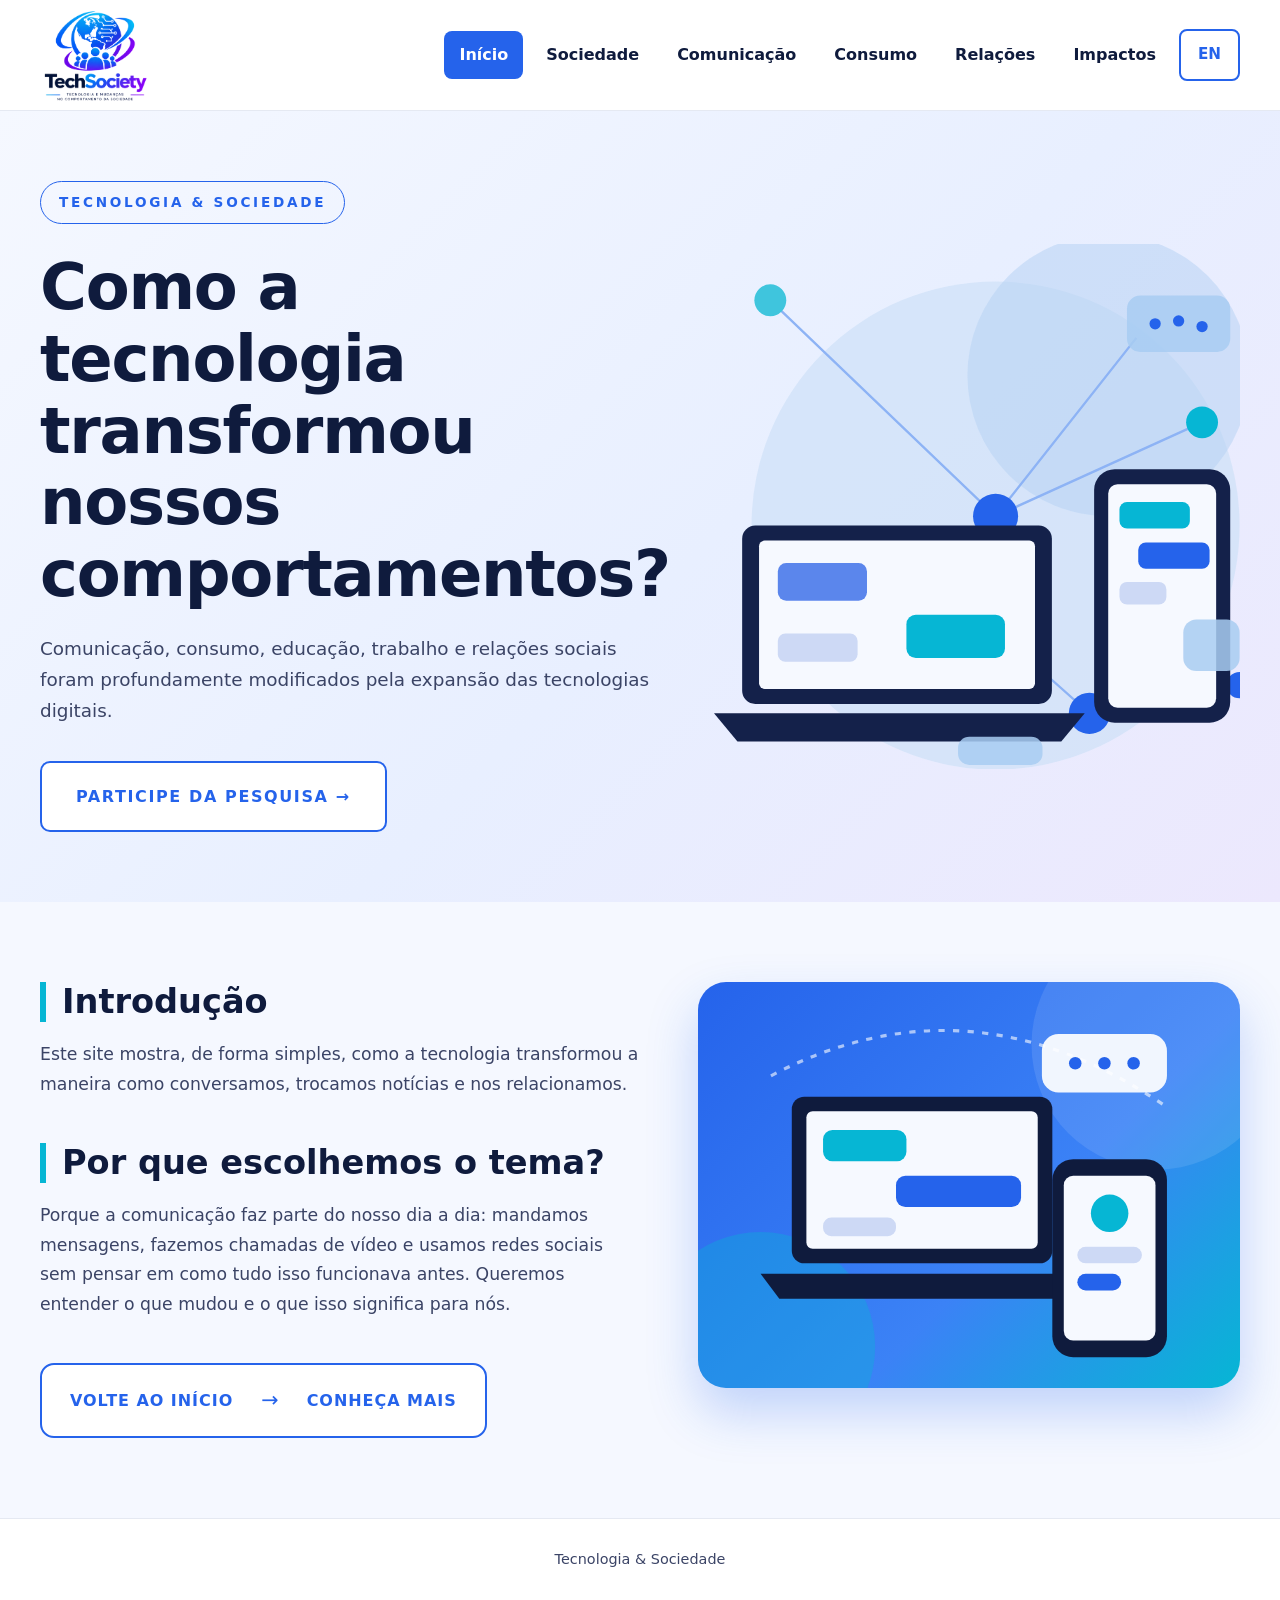
<file: index.html>
<!DOCTYPE html>

<html lang="pt-BR">
<head>
<meta charset="utf-8"/>
<meta content="width=device-width, initial-scale=1" name="viewport"/>
<title data-i18n="index.0">Como a tecnologia transformou nossos comportamentos?</title>
<link href="style.css" rel="stylesheet"/>
<script defer src="idioma.js"></script></head>
<body>
<header class="topo" id="inicio">
<div class="container">
<!-- Troque src pela sua logo; o fundo azul-ciano aparece enquanto ela não existe -->
<a aria-label="Página inicial" class="logo" href="index.html"><img alt="logo" src="logo.png"/></a>
<nav aria-label="Principal" class="menu">
<a class="ativo" data-i18n="c.0" href="index.html">Início</a>
<a data-i18n="c.1" href="sociedade.html">Sociedade</a><a data-i18n="c.7" href="comunicacao.html">Comunicação</a>
<a data-i18n="c.2" href="consumo.html">Consumo</a>
<a data-i18n="c.3" href="relacoes.html">Relações</a>
<a data-i18n="c.4" href="impactos.html">Impactos</a>
<a aria-label="Switch to English" class="idioma" href="#">EN</a>
</nav>
</div>
</header>
<main>
<section class="hero">
<div class="container">
<div>
<span class="etiqueta" data-i18n="c.6">Tecnologia &amp; Sociedade</span>
<h1 data-i18n="index.1">Como a tecnologia transformou nossos comportamentos?</h1>
<p data-i18n="index.2">Comunicação, consumo, educação, trabalho e relações sociais foram profundamente modificados pela expansão das tecnologias digitais.</p>
<a class="botao" data-i18n="index.3" href="pesquisa.html">Participe da pesquisa →</a>
</div>
<div aria-hidden="true" class="ilustracao">
<svg viewbox="0 0 560 560" xmlns="http://www.w3.org/2000/svg">
<circle cx="300" cy="300" fill="#cfe1f8" opacity=".7" r="260"></circle>
<circle cx="420" cy="140" fill="#b9d3f5" opacity=".55" r="150"></circle>
<g fill="none" stroke="#8db3f5" stroke-width="2.5">
<path d="M60 60 L300 290 L450 100"></path>
<path d="M300 290 L520 190"></path>
<path d="M300 290 L330 400"></path>
<path d="M310 420 L400 500 L560 470"></path>
<path d="M400 500 L460 400"></path>
</g>
<circle cx="60" cy="60" fill="#3fc5dd" r="17"></circle>
<circle cx="300" cy="290" fill="#2563eb" r="24"></circle>
<circle cx="520" cy="190" fill="#06b6d4" r="17"></circle>
<circle cx="400" cy="500" fill="#2563eb" r="22"></circle>
<circle cx="560" cy="470" fill="#2563eb" r="14"></circle>
<!-- notebook -->
<rect fill="#14214a" height="190" rx="14" width="330" x="30" y="300"></rect>
<rect fill="#f6f9ff" height="158" rx="6" width="294" x="48" y="316"></rect>
<rect fill="#5b86ec" height="40" rx="9" width="95" x="68" y="340"></rect>
<rect fill="#06b6d4" height="46" rx="10" width="105" x="205" y="395"></rect>
<rect fill="#cdd9f5" height="30" rx="8" width="85" x="68" y="415"></rect>
<path d="M0 500 H395 L370 530 H25 Z" fill="#14214a"></path>
<!-- celular -->
<rect fill="#14214a" height="270" rx="22" width="145" x="405" y="240"></rect>
<rect fill="#f6f9ff" height="238" rx="10" width="115" x="420" y="256"></rect>
<rect fill="#06b6d4" height="28" rx="8" width="75" x="432" y="275"></rect>
<rect fill="#2563eb" height="28" rx="8" width="76" x="452" y="318"></rect>
<rect fill="#cdd9f5" height="24" rx="8" width="50" x="432" y="360"></rect>
<!-- balões de conversa -->
<g fill="#a9cdf2" opacity=".85">
<rect height="60" rx="14" width="110" x="440" y="55"></rect>
<rect height="55" rx="14" width="60" x="500" y="400"></rect>
<rect height="30" rx="12" width="90" x="260" y="525"></rect>
</g>
<g fill="#2563eb"><circle cx="470" cy="85" r="6"></circle><circle cx="495" cy="82" r="6"></circle><circle cx="520" cy="88" r="6"></circle></g>
</svg>
</div>
</div>
</section>
<section class="intro" id="introducao">
<div class="container intro-grid">
<div class="bloco">
<h2 class="titulo-barra" data-i18n="index.intro.0">Introdução</h2>
<p data-i18n="index.intro.1">Este site mostra, de forma simples, como a tecnologia transformou a maneira como conversamos, trocamos notícias e nos relacionamos.</p>
</div>
<div class="banner" aria-hidden="true">
<svg viewBox="0 0 520 390" xmlns="http://www.w3.org/2000/svg">
<circle cx="440" cy="60" r="120" fill="#fff" opacity=".1"/>
<circle cx="60" cy="350" r="110" fill="#06b6d4" opacity=".35"/>
<path class="pontilhado" d="M70 90 Q260 -10 450 120" fill="none" stroke="#fff" stroke-width="3" opacity=".6"/>
<g class="flutua"><rect x="90" y="110" width="250" height="160" rx="12" fill="#0f1b3d"/><rect x="104" y="124" width="222" height="132" rx="6" fill="#f6f9ff"/>
<rect x="120" y="142" width="80" height="30" rx="9" fill="#06b6d4"/><rect x="190" y="186" width="120" height="30" rx="9" fill="#2563eb"/><rect x="120" y="226" width="70" height="18" rx="8" fill="#cdd9f5"/>
<path d="M60 280 H370 L352 304 H78 Z" fill="#0f1b3d"/></g>
<g class="flutua b"><rect x="340" y="170" width="110" height="190" rx="20" fill="#0f1b3d"/><rect x="351" y="186" width="88" height="158" rx="9" fill="#f6f9ff"/>
<circle cx="395" cy="222" r="18" fill="#06b6d4"/><rect x="364" y="254" width="62" height="16" rx="8" fill="#cdd9f5"/><rect x="364" y="280" width="42" height="16" rx="8" fill="#2563eb"/></g>
<g class="flutua c" fill="#fff" opacity=".92"><rect x="330" y="50" width="120" height="56" rx="16"/></g>
<g class="pisca" fill="#2563eb"><circle cx="362" cy="78" r="6"/><circle cx="390" cy="78" r="6"/><circle cx="418" cy="78" r="6"/></g>
</svg>
</div>
<div class="bloco">
<h2 class="titulo-barra" data-i18n="index.intro.2">Por que escolhemos o tema?</h2>
<p data-i18n="index.intro.3">Porque a comunicação faz parte do nosso dia a dia: mandamos mensagens, fazemos chamadas de vídeo e usamos redes sociais sem pensar em como tudo isso funcionava antes. Queremos entender o que mudou e o que isso significa para nós.</p>
</div>
<div class="acoes">
<div class="botao-duplo"><a href="#inicio" data-i18n="index.intro.4">Volte ao início</a><span class="seta" aria-hidden="true">→</span><a href="sociedade.html" data-i18n="index.intro.5">Conheça mais</a></div>
</div>
</div>
</section>
</main>
<footer class="rodape"><div class="container" data-i18n="c.6">Tecnologia &amp; Sociedade</div></footer>
</body>
</html>
</file>
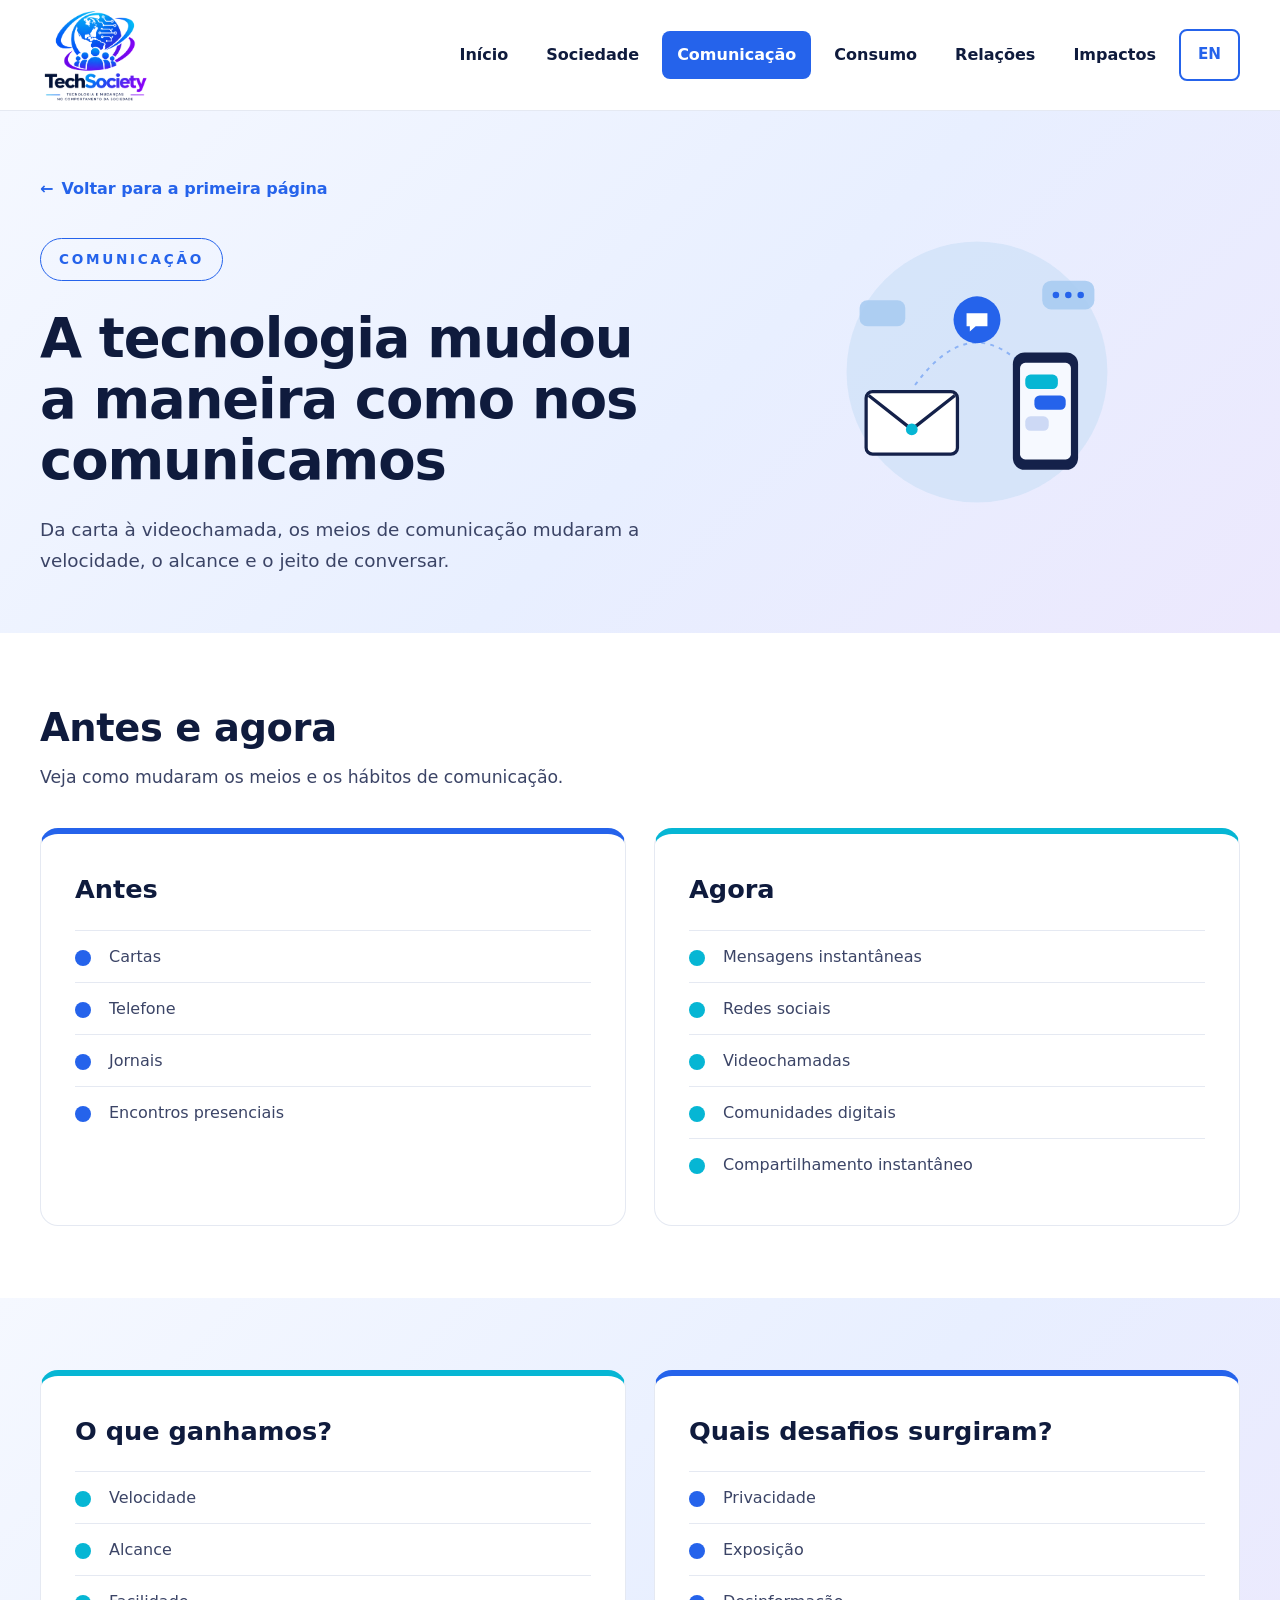
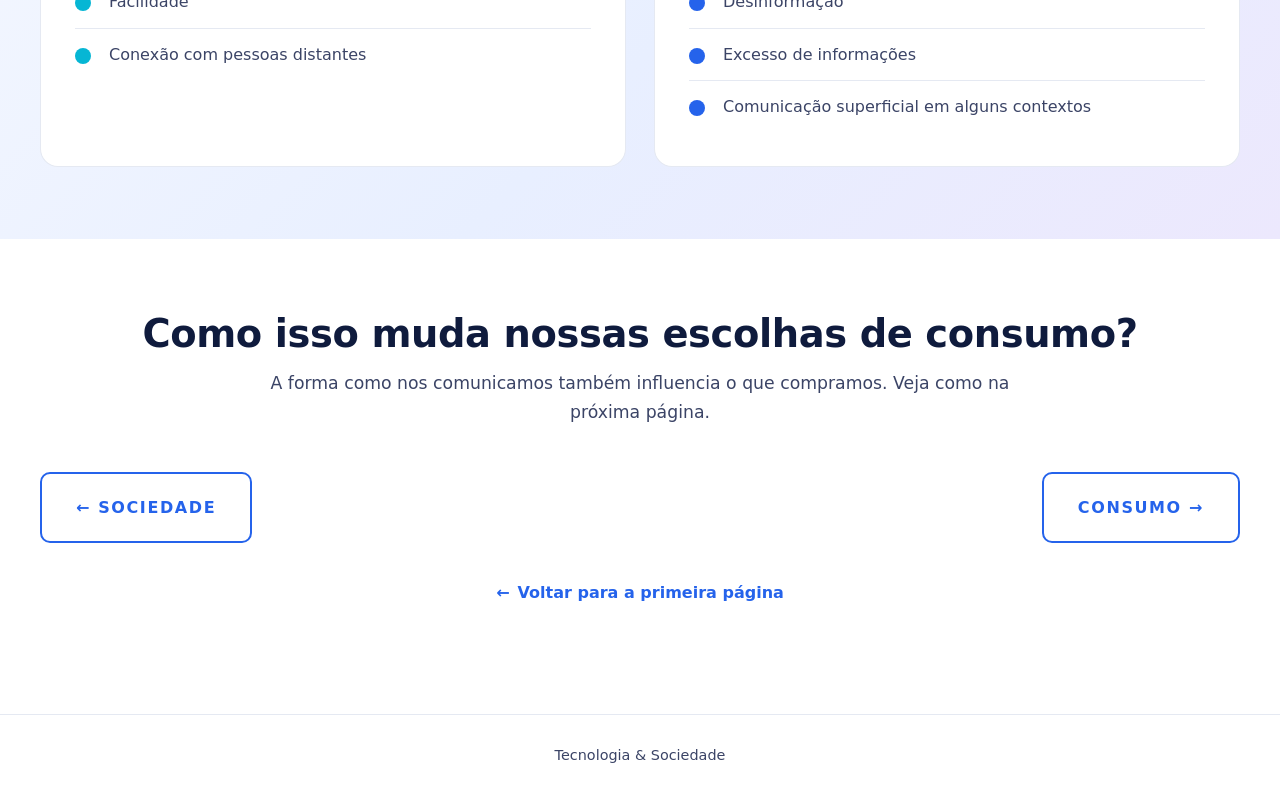
<file: comunicacao.html>
<!DOCTYPE html>

<html lang="pt-BR">
<head>
<meta charset="utf-8"/>
<meta content="width=device-width, initial-scale=1" name="viewport"/>
<title data-i18n="comunicacao.0">Comunicação | A tecnologia mudou a maneira como nos comunicamos</title>
<link href="style.css" rel="stylesheet"/>
<script defer src="idioma.js"></script></head>
<body>
<header class="topo">
<div class="container">
<a aria-label="Página inicial" class="logo" href="index.html"><img alt="aa" src="logo.png"/></a>
<nav aria-label="Principal" class="menu">
<a data-i18n="c.0" href="index.html">Início</a>
<a data-i18n="c.1" href="sociedade.html">Sociedade</a>
<a class="ativo" data-i18n="c.7" href="comunicacao.html">Comunicação</a>
<a data-i18n="c.2" href="consumo.html">Consumo</a>
<a data-i18n="c.3" href="relacoes.html">Relações</a>
<a data-i18n="c.4" href="impactos.html">Impactos</a>
<a aria-label="Switch to English" class="idioma" href="#">EN</a>
</nav>
</div>
</header>
<main>
<section class="hero curto dividido">
<div class="container">
<div class="entra">
<a class="voltar" data-i18n="c.5" href="index.html"><span>←</span> Voltar para a primeira página</a><br/>
<span class="etiqueta" data-i18n="c.7">Comunicação</span>
<h1 data-i18n="comunicacao.1">A tecnologia mudou a maneira como nos comunicamos</h1>
<p data-i18n="comunicacao.2">Da carta à videochamada, os meios de comunicação mudaram a velocidade, o alcance e o jeito de conversar.</p>
</div>
<div aria-hidden="true" class="ilustracao">
<svg viewbox="0 0 460 460" xmlns="http://www.w3.org/2000/svg">
<circle cx="230" cy="230" fill="#cfe1f8" opacity=".7" r="200"></circle>
<path class="pontilhado" d="M135 250 Q230 120 325 250" fill="none" stroke="#8db3f5" stroke-width="3"></path>
<g class="flutua">
<rect fill="#fff" height="96" rx="10" stroke="#14214a" stroke-width="5" width="140" x="60" y="260"></rect>
<path d="M64 266 L130 318 L196 266" fill="none" stroke="#14214a" stroke-linejoin="round" stroke-width="5"></path>
<circle cx="130" cy="318" fill="#06b6d4" r="9"></circle>
</g>
<g class="flutua b">
<rect fill="#14214a" height="180" rx="18" width="100" x="285" y="200"></rect>
<rect fill="#f6f9ff" height="148" rx="8" width="78" x="296" y="216"></rect>
<rect fill="#06b6d4" height="22" rx="8" width="50" x="304" y="234"></rect>
<rect fill="#2563eb" height="22" rx="8" width="48" x="318" y="266"></rect>
<rect fill="#cdd9f5" height="22" rx="8" width="36" x="304" y="298"></rect>
</g>
<g class="pisca"><circle cx="230" cy="150" fill="#2563eb" r="36"></circle><path d="M214 140 h32 v20 h-18 l-9 8 v-8 h-5z" fill="#fff"></path></g>
<g class="flutua c" fill="#a9cdf2" opacity=".9"><rect height="44" rx="14" width="80" x="330" y="90"></rect></g>
<g class="pisca" fill="#2563eb"><circle cx="351" cy="112" r="5"></circle><circle cx="370" cy="112" r="5"></circle><circle cx="389" cy="112" r="5"></circle></g>
<g class="flutua b" fill="#a9cdf2" opacity=".9"><rect height="40" rx="12" width="70" x="50" y="120"></rect></g>
</svg>
</div>
</div>
</section>
<section class="secao">
<div class="container">
<h2 class="titulo" data-i18n="comunicacao.3">Antes e agora</h2>
<p class="lead" data-i18n="comunicacao.4">Veja como mudaram os meios e os hábitos de comunicação.</p>
<div class="duas">
<div class="coluna ruim"><h2 data-i18n="comunicacao.5">Antes</h2><ul><li data-i18n="comunicacao.6">Cartas</li><li data-i18n="comunicacao.7">Telefone</li><li data-i18n="comunicacao.8">Jornais</li><li data-i18n="comunicacao.9">Encontros presenciais</li></ul></div>
<div class="coluna bom"><h2 data-i18n="comunicacao.10">Agora</h2><ul><li data-i18n="comunicacao.11">Mensagens instantâneas</li><li data-i18n="comunicacao.12">Redes sociais</li><li data-i18n="comunicacao.13">Videochamadas</li><li data-i18n="comunicacao.14">Comunidades digitais</li><li data-i18n="comunicacao.15">Compartilhamento instantâneo</li></ul></div>
</div>
</div>
</section>
<section class="secao faixa">
<div class="container">
<div class="duas">
<div class="coluna bom"><h2 data-i18n="comunicacao.16">O que ganhamos?</h2><ul><li data-i18n="comunicacao.17">Velocidade</li><li data-i18n="comunicacao.18">Alcance</li><li data-i18n="comunicacao.19">Facilidade</li><li data-i18n="comunicacao.20">Conexão com pessoas distantes</li></ul></div>
<div class="coluna ruim"><h2 data-i18n="comunicacao.21">Quais desafios surgiram?</h2><ul><li data-i18n="comunicacao.22">Privacidade</li><li data-i18n="comunicacao.23">Exposição</li><li data-i18n="comunicacao.24">Desinformação</li><li data-i18n="comunicacao.25">Excesso de informações</li><li data-i18n="comunicacao.26">Comunicação superficial em alguns contextos</li></ul></div>
</div>
</div>
</section>
<section class="secao fecho">
<div class="container">
<h2 class="titulo" data-i18n="comunicacao.27">Como isso muda nossas escolhas de consumo?</h2>
<p class="lead" data-i18n="comunicacao.28" style="margin-inline:auto">A forma como nos comunicamos também influencia o que compramos. Veja como na próxima página.</p>
<div class="pagina-nav">
<a class="botao" data-i18n="comunicacao.29" href="sociedade.html">← Sociedade</a>
<a class="botao" data-i18n="comunicacao.30" href="consumo.html">Consumo →</a>
</div>
<p style="margin-top:28px"><a class="voltar" data-i18n="c.5" href="index.html"><span>←</span> Voltar para a primeira página</a></p>
</div>
</section>
</main>
<footer class="rodape"><div class="container" data-i18n="c.6">Tecnologia &amp; Sociedade</div></footer>
</body>
</html>
</file>
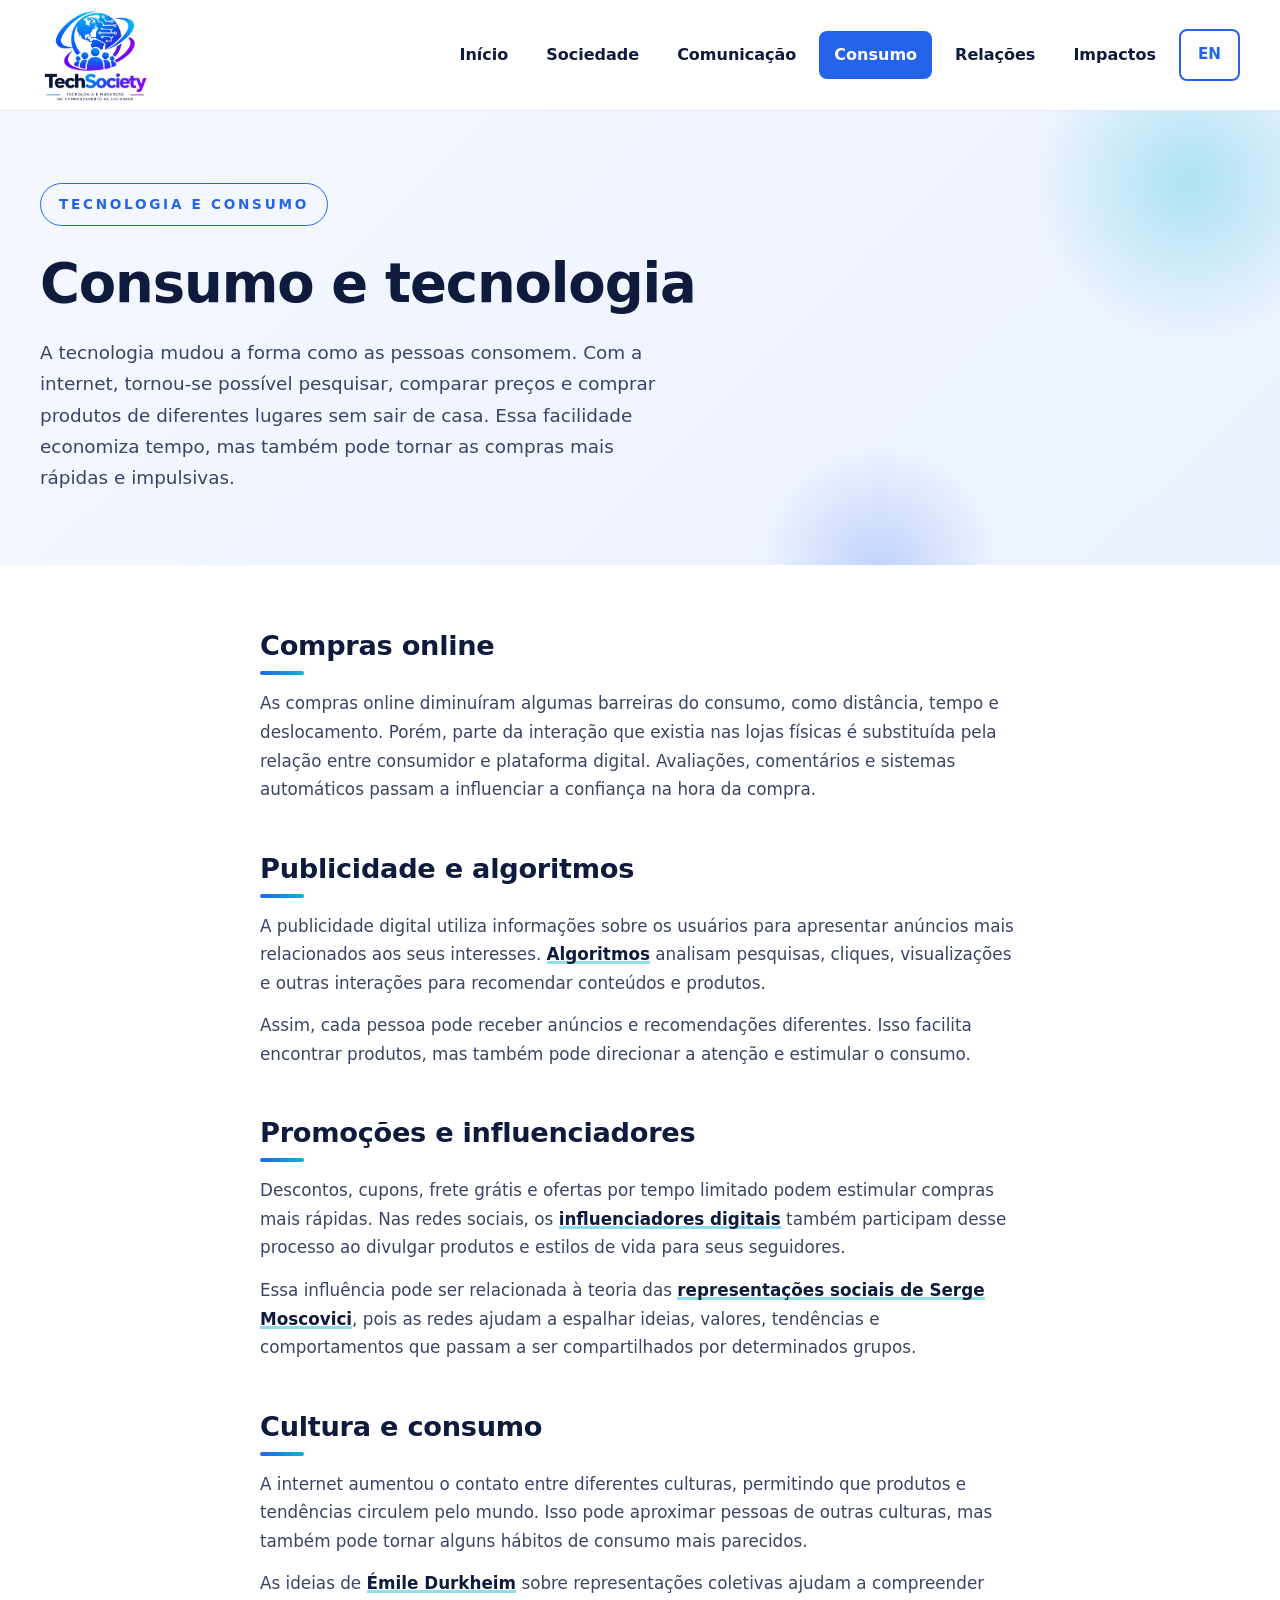
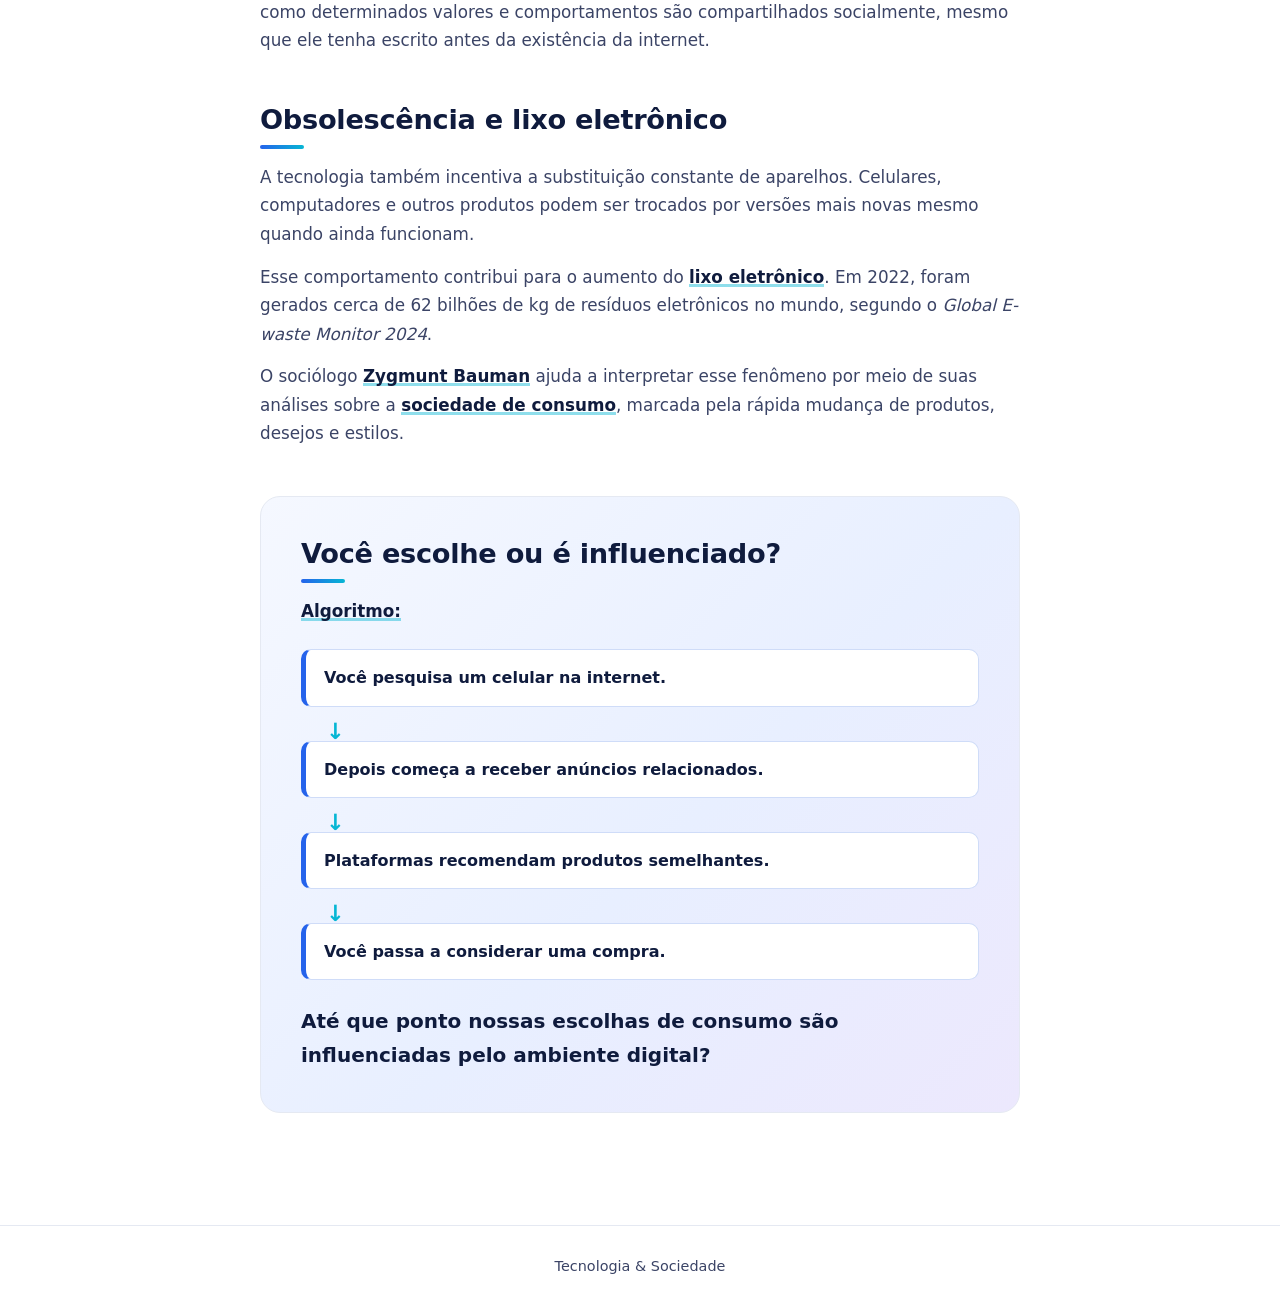
<file: consumo.html>
<!DOCTYPE html>

<html lang="pt-BR">
<head>
<meta charset="utf-8"/>
<meta content="width=device-width, initial-scale=1" name="viewport"/>
<title data-i18n="consumo.0">Consumo e tecnologia</title>
<link href="style.css" rel="stylesheet"/>
<script defer src="idioma.js"></script></head>
<body class="pagina-consumo">
<header class="topo">
<div class="container">
<a aria-label="Página inicial" class="logo" href="index.html"><img alt="aa" src="logo.png"/></a>
<nav aria-label="Principal" class="menu">
<a data-i18n="c.0" href="index.html">Início</a>
<a data-i18n="c.1" href="sociedade.html">Sociedade</a><a data-i18n="c.7" href="comunicacao.html">Comunicação</a>
<a class="ativo" data-i18n="c.2" href="consumo.html">Consumo</a>
<a data-i18n="c.3" href="relacoes.html">Relações</a>
<a data-i18n="c.4" href="impactos.html">Impactos</a>
<a aria-label="Switch to English" class="idioma" href="#">EN</a>
</nav>
</div>
</header>
<main>
<section class="hero curto">
<div class="container">
<div>
<span class="etiqueta" data-i18n="consumo.1">Tecnologia e Consumo</span>
<h1 data-i18n="consumo.2">Consumo e tecnologia</h1>
<p data-i18n="consumo.3">A tecnologia mudou a forma como as pessoas consomem. Com a internet, tornou-se possível pesquisar, comparar preços e comprar produtos de diferentes lugares sem sair de casa. Essa facilidade economiza tempo, mas também pode tornar as compras mais rápidas e impulsivas.</p>
</div>
</div>
</section>
<article class="conteudo">
<section>
<h2 data-i18n="consumo.4">Compras online</h2>
<p data-i18n="consumo.5">As compras online diminuíram algumas barreiras do consumo, como distância, tempo e deslocamento. Porém, parte da interação que existia nas lojas físicas é substituída pela relação entre consumidor e plataforma digital. Avaliações, comentários e sistemas automáticos passam a influenciar a confiança na hora da compra.</p>
</section>
<section>
<h2 data-i18n="consumo.6">Publicidade e algoritmos</h2>
<p data-i18n="consumo.7">A publicidade digital utiliza informações sobre os usuários para apresentar anúncios mais relacionados aos seus interesses. <strong>Algoritmos</strong> analisam pesquisas, cliques, visualizações e outras interações para recomendar conteúdos e produtos.</p>
<p data-i18n="consumo.8">Assim, cada pessoa pode receber anúncios e recomendações diferentes. Isso facilita encontrar produtos, mas também pode direcionar a atenção e estimular o consumo.</p>
</section>
<section>
<h2 data-i18n="consumo.9">Promoções e influenciadores</h2>
<p data-i18n="consumo.10">Descontos, cupons, frete grátis e ofertas por tempo limitado podem estimular compras mais rápidas. Nas redes sociais, os <strong>influenciadores digitais</strong> também participam desse processo ao divulgar produtos e estilos de vida para seus seguidores.</p>
<p data-i18n="consumo.11">Essa influência pode ser relacionada à teoria das <strong>representações sociais de Serge Moscovici</strong>, pois as redes ajudam a espalhar ideias, valores, tendências e comportamentos que passam a ser compartilhados por determinados grupos.</p>
</section>
<section>
<h2 data-i18n="consumo.12">Cultura e consumo</h2>
<p data-i18n="consumo.13">A internet aumentou o contato entre diferentes culturas, permitindo que produtos e tendências circulem pelo mundo. Isso pode aproximar pessoas de outras culturas, mas também pode tornar alguns hábitos de consumo mais parecidos.</p>
<p data-i18n="consumo.14">As ideias de <strong>Émile Durkheim</strong> sobre representações coletivas ajudam a compreender como determinados valores e comportamentos são compartilhados socialmente, mesmo que ele tenha escrito antes da existência da internet.</p>
</section>
<section>
<h2 data-i18n="consumo.15">Obsolescência e lixo eletrônico</h2>
<p data-i18n="consumo.16">A tecnologia também incentiva a substituição constante de aparelhos. Celulares, computadores e outros produtos podem ser trocados por versões mais novas mesmo quando ainda funcionam.</p>
<p data-i18n="consumo.17">Esse comportamento contribui para o aumento do <strong>lixo eletrônico</strong>. Em 2022, foram gerados cerca de 62 bilhões de kg de resíduos eletrônicos no mundo, segundo o <em>Global E-waste Monitor 2024</em>.</p>
<p data-i18n="consumo.18">O sociólogo <strong>Zygmunt Bauman</strong> ajuda a interpretar esse fenômeno por meio de suas análises sobre a <strong>sociedade de consumo</strong>, marcada pela rápida mudança de produtos, desejos e estilos.</p>
</section>
<section class="pergunta" id="pesquisa">
<h2 data-i18n="consumo.19">Você escolhe ou é influenciado?</h2>
<p data-i18n="consumo.20"><strong>Algoritmo:</strong></p>
<ol class="fluxo">
<li data-i18n="consumo.21">Você pesquisa um celular na internet.</li>
<li data-i18n="consumo.22">Depois começa a receber anúncios relacionados.</li>
<li data-i18n="consumo.23">Plataformas recomendam produtos semelhantes.</li>
<li data-i18n="consumo.24">Você passa a considerar uma compra.</li>
</ol>
<p class="final" data-i18n="consumo.25">Até que ponto nossas escolhas de consumo são influenciadas pelo ambiente digital?</p>
</section>
</article>
</main>
<footer class="rodape"><div class="container" data-i18n="c.6">Tecnologia &amp; Sociedade</div></footer>
</body>
</html>
</file>
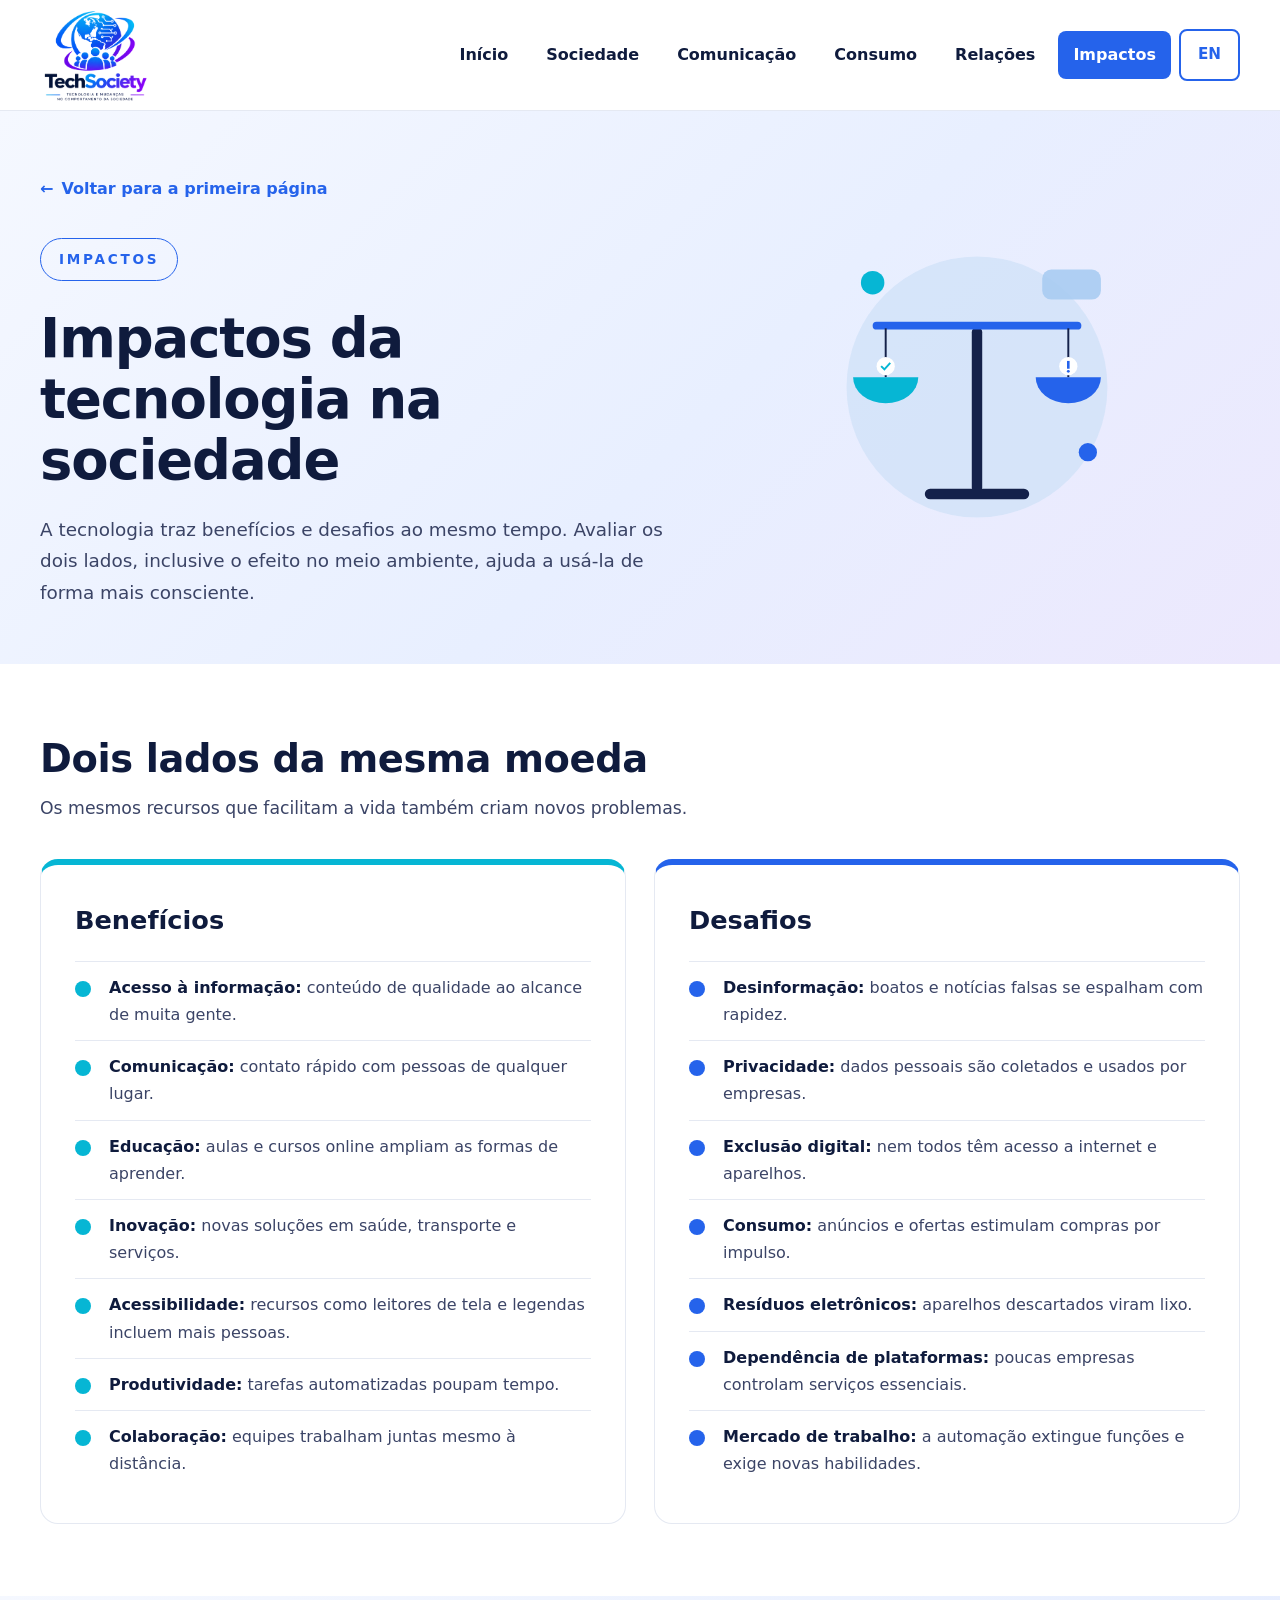
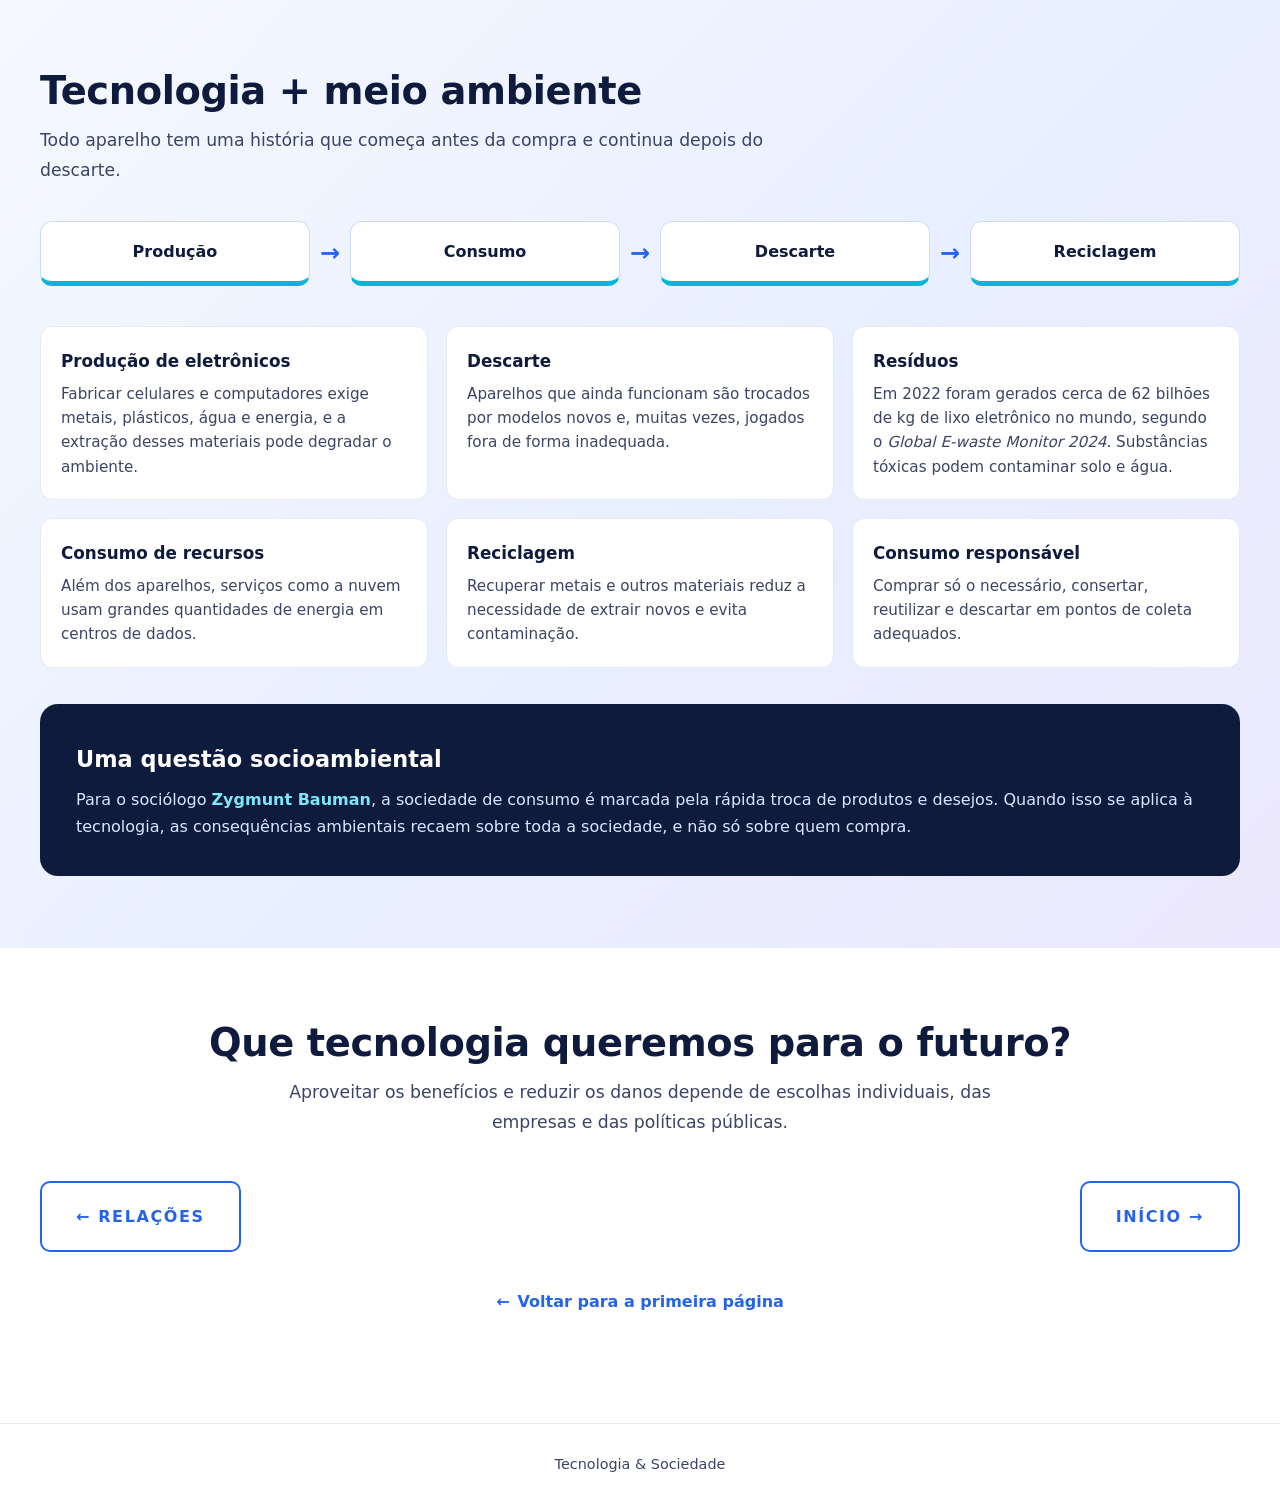
<file: impactos.html>
<!DOCTYPE html>

<html lang="pt-BR">
<head>
<meta charset="utf-8"/>
<meta content="width=device-width, initial-scale=1" name="viewport"/>
<title data-i18n="impactos.0">Impactos da tecnologia</title>
<link href="style.css" rel="stylesheet"/>
<script defer src="idioma.js"></script></head>
<body>
<header class="topo">
<div class="container">
<a aria-label="Página inicial" class="logo" href="index.html"><img alt="aa" src="logo.png"/></a>
<nav aria-label="Principal" class="menu">
<a data-i18n="c.0" href="index.html">Início</a>
<a data-i18n="c.1" href="sociedade.html">Sociedade</a><a data-i18n="c.7" href="comunicacao.html">Comunicação</a>
<a data-i18n="c.2" href="consumo.html">Consumo</a>
<a data-i18n="c.3" href="relacoes.html">Relações</a>
<a class="ativo" data-i18n="c.4" href="impactos.html">Impactos</a>
<a aria-label="Switch to English" class="idioma" href="#">EN</a>
</nav>
</div>
</header>
<main>
<section class="hero curto dividido">
<div class="container">
<div class="entra">
<a class="voltar" data-i18n="c.5" href="index.html"><span>←</span> Voltar para a primeira página</a><br/>
<span class="etiqueta" data-i18n="c.4">Impactos</span>
<h1 data-i18n="impactos.1">Impactos da tecnologia na sociedade</h1>
<p data-i18n="impactos.2">A tecnologia traz benefícios e desafios ao mesmo tempo. Avaliar os dois lados, inclusive o efeito no meio ambiente, ajuda a usá-la de forma mais consciente.</p>
</div>
<div aria-hidden="true" class="ilustracao">
<svg viewbox="0 0 460 460" xmlns="http://www.w3.org/2000/svg">
<circle cx="230" cy="230" fill="#cfe1f8" opacity=".7" r="200"></circle>
<!-- balança -->
<rect fill="#14214a" height="250" rx="6" width="16" x="222" y="140"></rect>
<rect fill="#14214a" height="16" rx="8" width="160" x="150" y="386"></rect>
<g class="balanca-svg">
<rect fill="#2563eb" height="12" rx="6" width="320" x="70" y="130"></rect>
<line stroke="#14214a" stroke-width="3" x1="90" x2="90" y1="140" y2="215"></line>
<line stroke="#14214a" stroke-width="3" x1="370" x2="370" y1="140" y2="215"></line>
<path d="M40 215 h100 a50 40 0 0 1 -100 0z" fill="#06b6d4"></path>
<path d="M320 215 h100 a50 40 0 0 1 -100 0z" fill="#2563eb"></path>
<circle cx="90" cy="198" fill="#fff" r="14"></circle><path d="M83 198 l5 5 9-10" fill="none" stroke="#06b6d4" stroke-width="3"></path>
<circle cx="370" cy="198" fill="#fff" r="14"></circle><rect fill="#2563eb" height="12" width="4" x="368" y="190"></rect><circle cx="370" cy="206" fill="#2563eb" r="2.2"></circle>
</g>
<g class="flutua" fill="#a9cdf2" opacity=".9"><rect height="46" rx="14" width="90" x="330" y="50"></rect></g>
<g class="flutua b"><circle cx="70" cy="70" fill="#06b6d4" r="18"></circle></g>
<g class="flutua c"><circle cx="400" cy="330" fill="#2563eb" r="14"></circle></g>
</svg>
</div>
</div>
</section>
<section class="secao">
<div class="container">
<h2 class="titulo" data-i18n="impactos.3">Dois lados da mesma moeda</h2>
<p class="lead" data-i18n="impactos.4">Os mesmos recursos que facilitam a vida também criam novos problemas.</p>
<div class="duas">
<div class="coluna bom">
<h2 data-i18n="impactos.5">Benefícios</h2>
<ul>
<li data-i18n="impactos.6"><strong>Acesso à informação:</strong> conteúdo de qualidade ao alcance de muita gente.</li>
<li data-i18n="impactos.7"><strong>Comunicação:</strong> contato rápido com pessoas de qualquer lugar.</li>
<li data-i18n="impactos.8"><strong>Educação:</strong> aulas e cursos online ampliam as formas de aprender.</li>
<li data-i18n="impactos.9"><strong>Inovação:</strong> novas soluções em saúde, transporte e serviços.</li>
<li data-i18n="impactos.10"><strong>Acessibilidade:</strong> recursos como leitores de tela e legendas incluem mais pessoas.</li>
<li data-i18n="impactos.11"><strong>Produtividade:</strong> tarefas automatizadas poupam tempo.</li>
<li data-i18n="impactos.12"><strong>Colaboração:</strong> equipes trabalham juntas mesmo à distância.</li>
</ul>
</div>
<div class="coluna ruim">
<h2 data-i18n="impactos.13">Desafios</h2>
<ul>
<li data-i18n="impactos.14"><strong>Desinformação:</strong> boatos e notícias falsas se espalham com rapidez.</li>
<li data-i18n="impactos.15"><strong>Privacidade:</strong> dados pessoais são coletados e usados por empresas.</li>
<li data-i18n="impactos.16"><strong>Exclusão digital:</strong> nem todos têm acesso a internet e aparelhos.</li>
<li data-i18n="impactos.17"><strong>Consumo:</strong> anúncios e ofertas estimulam compras por impulso.</li>
<li data-i18n="impactos.18"><strong>Resíduos eletrônicos:</strong> aparelhos descartados viram lixo.</li>
<li data-i18n="impactos.19"><strong>Dependência de plataformas:</strong> poucas empresas controlam serviços essenciais.</li>
<li data-i18n="impactos.20"><strong>Mercado de trabalho:</strong> a automação extingue funções e exige novas habilidades.</li>
</ul>
</div>
</div>
</div>
</section>
<section class="secao faixa" id="meio-ambiente">
<div class="container">
<h2 class="titulo" data-i18n="impactos.21">Tecnologia + meio ambiente</h2>
<p class="lead" data-i18n="impactos.22">Todo aparelho tem uma história que começa antes da compra e continua depois do descarte.</p>
<div aria-label="Ciclo de vida de um eletrônico" class="ciclo">
<div class="etapa" data-i18n="impactos.23">Produção</div><span aria-hidden="true" class="seta">→</span>
<div class="etapa" data-i18n="c.2">Consumo</div><span aria-hidden="true" class="seta">→</span>
<div class="etapa" data-i18n="impactos.24">Descarte</div><span aria-hidden="true" class="seta">→</span>
<div class="etapa" data-i18n="impactos.25">Reciclagem</div>
</div>
<div class="temas tres">
<article class="tema"><h3 data-i18n="impactos.26">Produção de eletrônicos</h3><p data-i18n="impactos.27">Fabricar celulares e computadores exige metais, plásticos, água e energia, e a extração desses materiais pode degradar o ambiente.</p></article>
<article class="tema"><h3 data-i18n="impactos.28">Descarte</h3><p data-i18n="impactos.29">Aparelhos que ainda funcionam são trocados por modelos novos e, muitas vezes, jogados fora de forma inadequada.</p></article>
<article class="tema"><h3 data-i18n="impactos.30">Resíduos</h3><p data-i18n="impactos.31">Em 2022 foram gerados cerca de 62 bilhões de kg de lixo eletrônico no mundo, segundo o <em>Global E-waste Monitor 2024</em>. Substâncias tóxicas podem contaminar solo e água.</p></article>
<article class="tema"><h3 data-i18n="impactos.32">Consumo de recursos</h3><p data-i18n="impactos.33">Além dos aparelhos, serviços como a nuvem usam grandes quantidades de energia em centros de dados.</p></article>
<article class="tema"><h3 data-i18n="impactos.34">Reciclagem</h3><p data-i18n="impactos.35">Recuperar metais e outros materiais reduz a necessidade de extrair novos e evita contaminação.</p></article>
<article class="tema"><h3 data-i18n="impactos.36">Consumo responsável</h3><p data-i18n="impactos.37">Comprar só o necessário, consertar, reutilizar e descartar em pontos de coleta adequados.</p></article>
</div>
<div class="destaque">
<h3 data-i18n="impactos.38">Uma questão socioambiental</h3>
<p data-i18n="impactos.39">Para o sociólogo <strong>Zygmunt Bauman</strong>, a sociedade de consumo é marcada pela rápida troca de produtos e desejos. Quando isso se aplica à tecnologia, as consequências ambientais recaem sobre toda a sociedade, e não só sobre quem compra.</p>
</div>
</div>
</section>
<section class="secao fecho">
<div class="container">
<h2 class="titulo" data-i18n="impactos.40">Que tecnologia queremos para o futuro?</h2>
<p class="lead" data-i18n="impactos.41" style="margin-inline:auto">Aproveitar os benefícios e reduzir os danos depende de escolhas individuais, das empresas e das políticas públicas.</p>
<div class="pagina-nav">
<a class="botao" data-i18n="impactos.42" href="relacoes.html">← Relações</a>
<a class="botao" data-i18n="impactos.43" href="index.html">Início →</a>
</div>
<p style="margin-top:28px"><a class="voltar" data-i18n="c.5" href="index.html"><span>←</span> Voltar para a primeira página</a></p>
</div>
</section>
</main>
<footer class="rodape"><div class="container" data-i18n="c.6">Tecnologia &amp; Sociedade</div></footer>
</body>
</html>
</file>
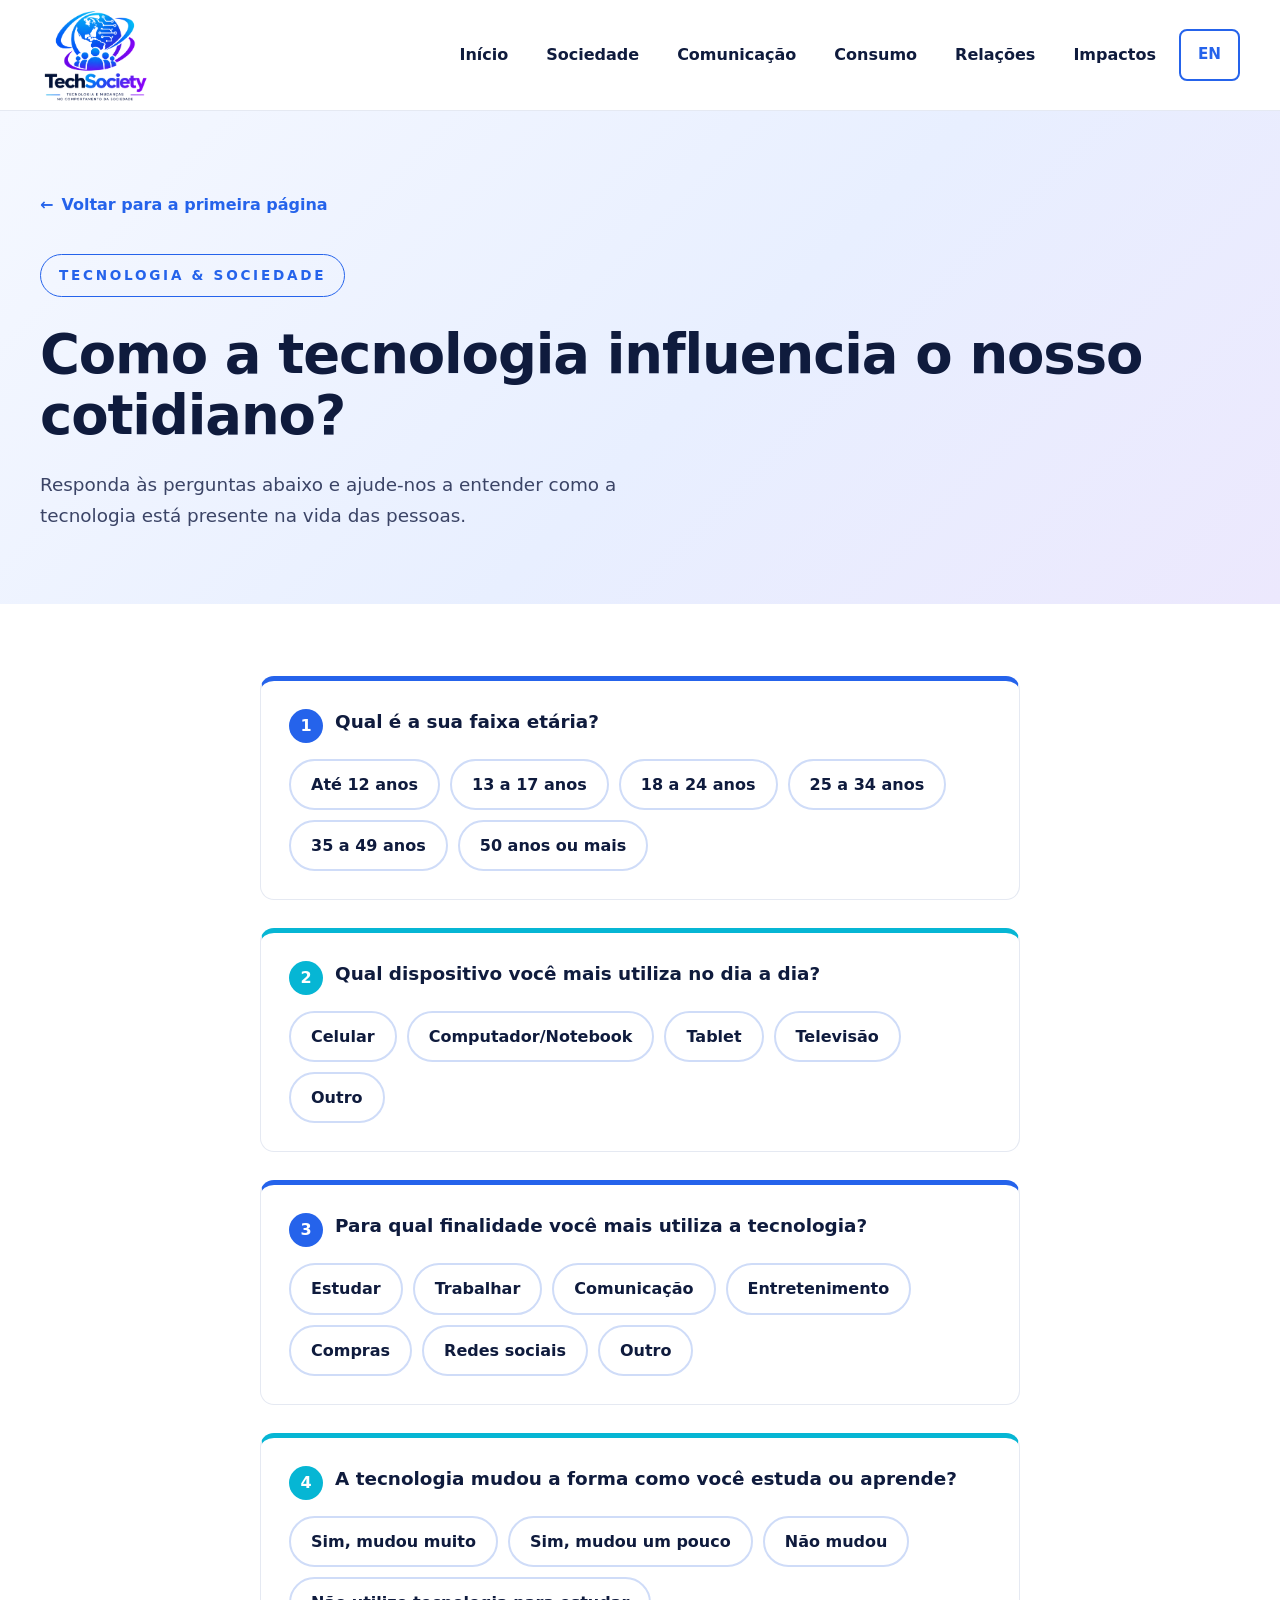
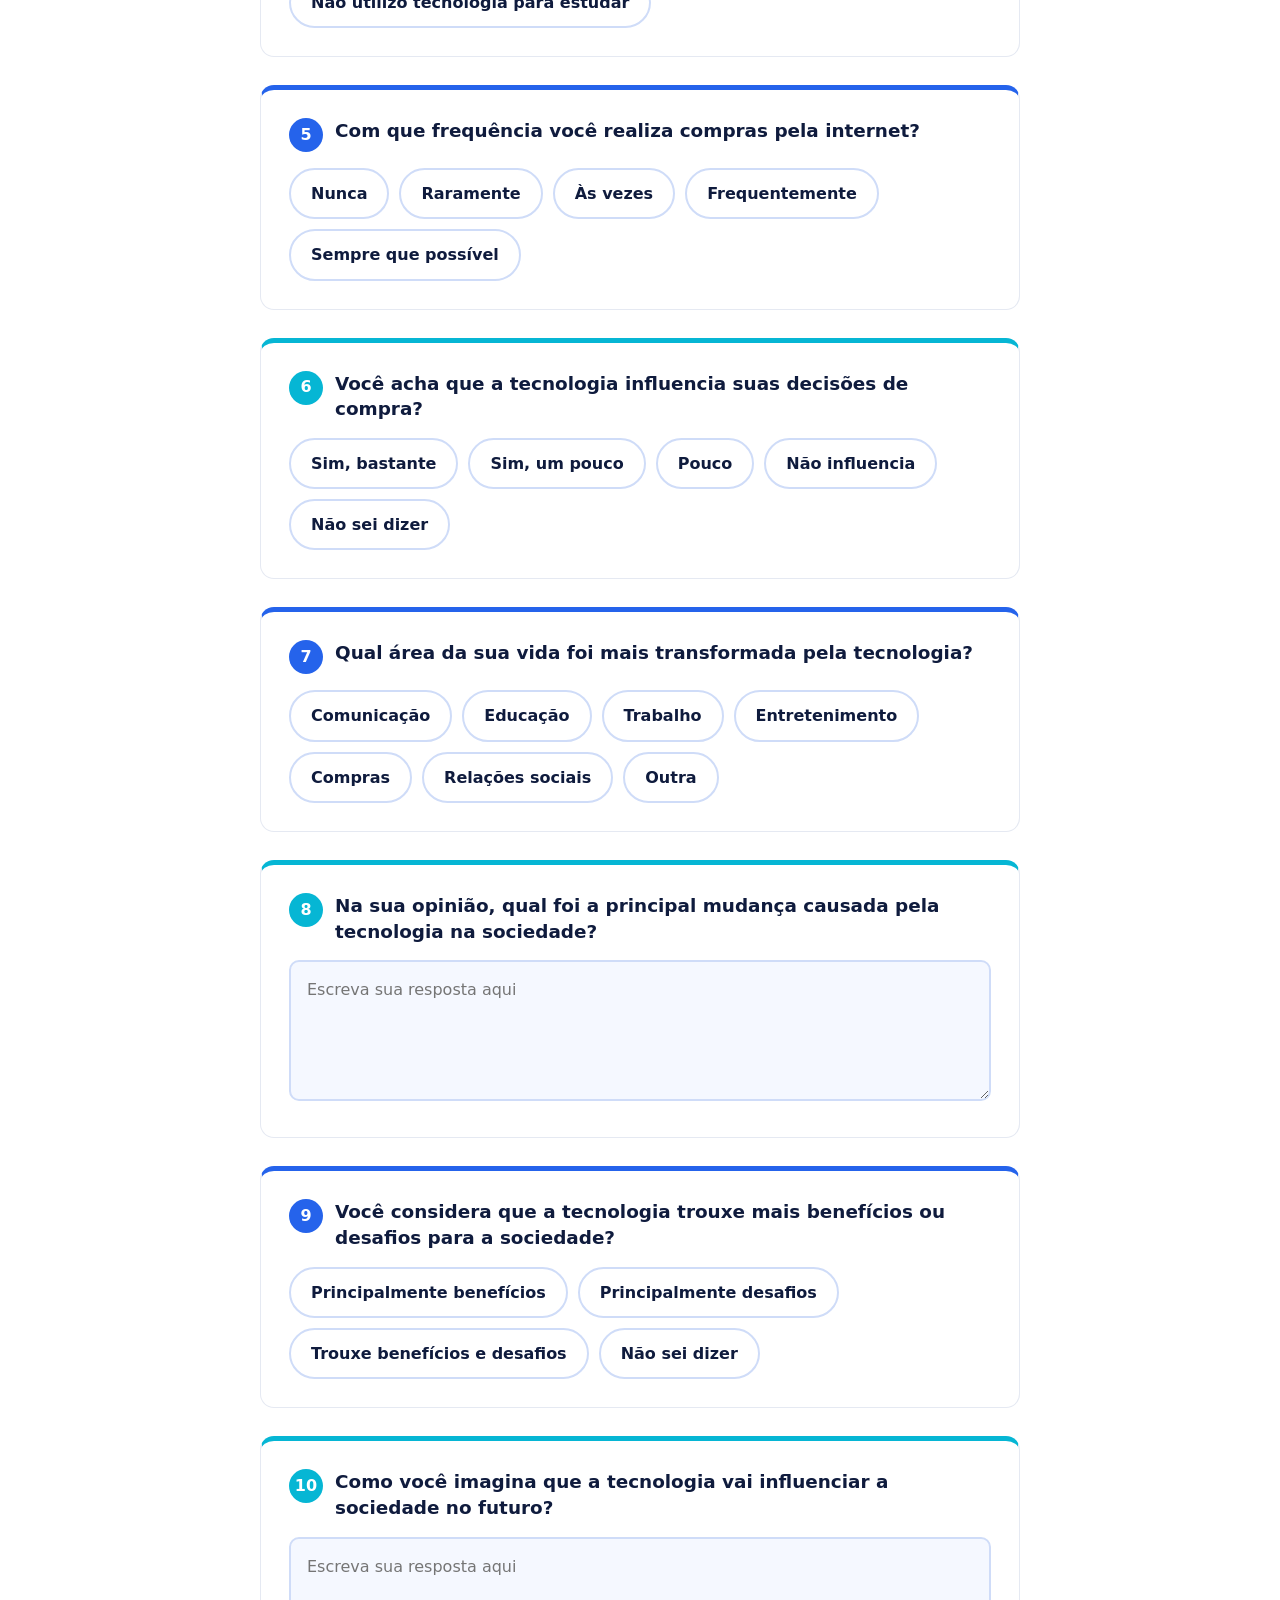
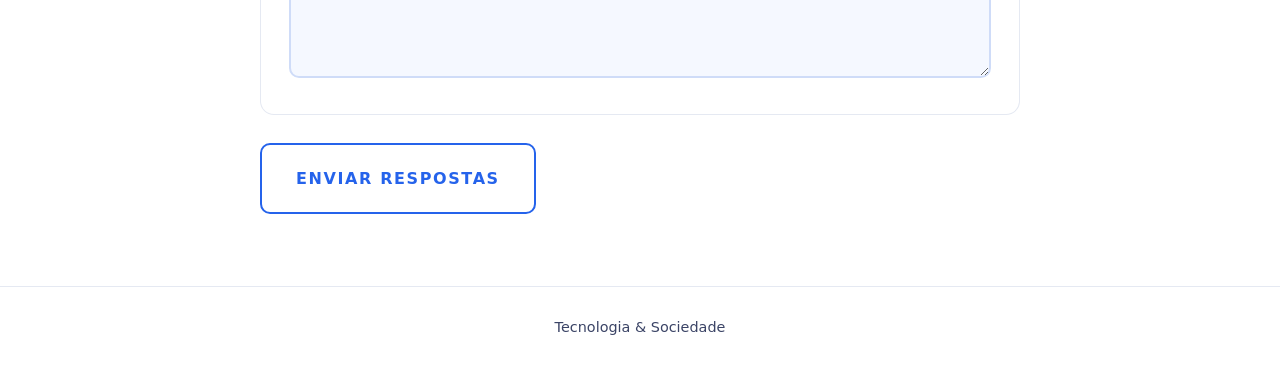
<file: pesquisa.html>
<!DOCTYPE html>
<html lang="pt-BR">
<head>
<meta charset="utf-8"/>
<meta content="width=device-width, initial-scale=1" name="viewport"/>
<title data-i18n="pesquisa.0">Pesquisa | Como a tecnologia influencia o nosso cotidiano?</title>
<link href="style.css" rel="stylesheet"/>
<script defer src="idioma.js"></script></head>
<body>
<header class="topo">
<div class="container">
<a aria-label="Página inicial" class="logo" href="index.html"><img alt="aa" src="logo.png"/></a>
<nav aria-label="Principal" class="menu">
<a data-i18n="c.0" href="index.html">Início</a>
<a data-i18n="c.1" href="sociedade.html">Sociedade</a>
<a data-i18n="c.7" href="comunicacao.html">Comunicação</a>
<a data-i18n="c.2" href="consumo.html">Consumo</a>
<a data-i18n="c.3" href="relacoes.html">Relações</a>
<a data-i18n="c.4" href="impactos.html">Impactos</a>
<a aria-label="Switch to English" class="idioma" href="#">EN</a>
</nav>
</div>
</header>
<main>
<section class="hero curto">
<div class="container">
<div class="entra">
<a class="voltar" data-i18n="c.5" href="index.html"><span>←</span> Voltar para a primeira página</a><br/>
<span class="etiqueta" data-i18n="c.6">Tecnologia &amp; Sociedade</span>
<h1 data-i18n="pesquisa.1">Como a tecnologia influencia o nosso cotidiano?</h1>
<p data-i18n="pesquisa.2">Responda às perguntas abaixo e ajude-nos a entender como a tecnologia está presente na vida das pessoas.</p>
</div>
</div>
</section>
<section class="secao" id="pesquisa">
<div class="container">
<form class="formulario" id="form-pesquisa">
<fieldset class="pergunta-q">
<legend><span class="num">1</span><span data-i18n="pesquisa.5">Qual é a sua faixa etária?</span></legend>
<div class="opcoes">
<label><input type="radio" name="q1" value="Até 12 anos" required/><span data-i18n="pesquisa.6">Até 12 anos</span></label>
<label><input type="radio" name="q1" value="13 a 17 anos"/><span data-i18n="pesquisa.7">13 a 17 anos</span></label>
<label><input type="radio" name="q1" value="18 a 24 anos"/><span data-i18n="pesquisa.8">18 a 24 anos</span></label>
<label><input type="radio" name="q1" value="25 a 34 anos"/><span data-i18n="pesquisa.9">25 a 34 anos</span></label>
<label><input type="radio" name="q1" value="35 a 49 anos"/><span data-i18n="pesquisa.10">35 a 49 anos</span></label>
<label><input type="radio" name="q1" value="50 anos ou mais"/><span data-i18n="pesquisa.11">50 anos ou mais</span></label>
</div>
</fieldset>
<fieldset class="pergunta-q">
<legend><span class="num">2</span><span data-i18n="pesquisa.12">Qual dispositivo você mais utiliza no dia a dia?</span></legend>
<div class="opcoes">
<label><input type="radio" name="q2" value="Celular" required/><span data-i18n="pesquisa.13">Celular</span></label>
<label><input type="radio" name="q2" value="Computador/Notebook"/><span data-i18n="pesquisa.14">Computador/Notebook</span></label>
<label><input type="radio" name="q2" value="Tablet"/><span data-i18n="pesquisa.15">Tablet</span></label>
<label><input type="radio" name="q2" value="Televisão"/><span data-i18n="pesquisa.16">Televisão</span></label>
<label><input type="radio" name="q2" value="Outro" data-outro/><span data-i18n="pesquisa.17">Outro</span></label>
</div>
<div class="outro-campo" hidden><input type="text" name="q2_outro" aria-label="Qual?" placeholder="Qual?" data-i18n-ph="pesquisa.3"/></div>
</fieldset>
<fieldset class="pergunta-q">
<legend><span class="num">3</span><span data-i18n="pesquisa.18">Para qual finalidade você mais utiliza a tecnologia?</span></legend>
<div class="opcoes">
<label><input type="radio" name="q3" value="Estudar" required/><span data-i18n="pesquisa.19">Estudar</span></label>
<label><input type="radio" name="q3" value="Trabalhar"/><span data-i18n="pesquisa.20">Trabalhar</span></label>
<label><input type="radio" name="q3" value="Comunicação"/><span data-i18n="pesquisa.21">Comunicação</span></label>
<label><input type="radio" name="q3" value="Entretenimento"/><span data-i18n="pesquisa.22">Entretenimento</span></label>
<label><input type="radio" name="q3" value="Compras"/><span data-i18n="pesquisa.23">Compras</span></label>
<label><input type="radio" name="q3" value="Redes sociais"/><span data-i18n="pesquisa.24">Redes sociais</span></label>
<label><input type="radio" name="q3" value="Outro" data-outro/><span data-i18n="pesquisa.25">Outro</span></label>
</div>
<div class="outro-campo" hidden><input type="text" name="q3_outro" aria-label="Qual?" placeholder="Qual?" data-i18n-ph="pesquisa.3"/></div>
</fieldset>
<fieldset class="pergunta-q">
<legend><span class="num">4</span><span data-i18n="pesquisa.26">A tecnologia mudou a forma como você estuda ou aprende?</span></legend>
<div class="opcoes">
<label><input type="radio" name="q4" value="Sim, mudou muito" required/><span data-i18n="pesquisa.27">Sim, mudou muito</span></label>
<label><input type="radio" name="q4" value="Sim, mudou um pouco"/><span data-i18n="pesquisa.28">Sim, mudou um pouco</span></label>
<label><input type="radio" name="q4" value="Não mudou"/><span data-i18n="pesquisa.29">Não mudou</span></label>
<label><input type="radio" name="q4" value="Não utilizo tecnologia para estudar"/><span data-i18n="pesquisa.30">Não utilizo tecnologia para estudar</span></label>
</div>
</fieldset>
<fieldset class="pergunta-q">
<legend><span class="num">5</span><span data-i18n="pesquisa.31">Com que frequência você realiza compras pela internet?</span></legend>
<div class="opcoes">
<label><input type="radio" name="q5" value="Nunca" required/><span data-i18n="pesquisa.32">Nunca</span></label>
<label><input type="radio" name="q5" value="Raramente"/><span data-i18n="pesquisa.33">Raramente</span></label>
<label><input type="radio" name="q5" value="Às vezes"/><span data-i18n="pesquisa.34">Às vezes</span></label>
<label><input type="radio" name="q5" value="Frequentemente"/><span data-i18n="pesquisa.35">Frequentemente</span></label>
<label><input type="radio" name="q5" value="Sempre que possível"/><span data-i18n="pesquisa.36">Sempre que possível</span></label>
</div>
</fieldset>
<fieldset class="pergunta-q">
<legend><span class="num">6</span><span data-i18n="pesquisa.37">Você acha que a tecnologia influencia suas decisões de compra?</span></legend>
<div class="opcoes">
<label><input type="radio" name="q6" value="Sim, bastante" required/><span data-i18n="pesquisa.38">Sim, bastante</span></label>
<label><input type="radio" name="q6" value="Sim, um pouco"/><span data-i18n="pesquisa.39">Sim, um pouco</span></label>
<label><input type="radio" name="q6" value="Pouco"/><span data-i18n="pesquisa.40">Pouco</span></label>
<label><input type="radio" name="q6" value="Não influencia"/><span data-i18n="pesquisa.41">Não influencia</span></label>
<label><input type="radio" name="q6" value="Não sei dizer"/><span data-i18n="pesquisa.42">Não sei dizer</span></label>
</div>
</fieldset>
<fieldset class="pergunta-q">
<legend><span class="num">7</span><span data-i18n="pesquisa.43">Qual área da sua vida foi mais transformada pela tecnologia?</span></legend>
<div class="opcoes">
<label><input type="radio" name="q7" value="Comunicação" required/><span data-i18n="pesquisa.44">Comunicação</span></label>
<label><input type="radio" name="q7" value="Educação"/><span data-i18n="pesquisa.45">Educação</span></label>
<label><input type="radio" name="q7" value="Trabalho"/><span data-i18n="pesquisa.46">Trabalho</span></label>
<label><input type="radio" name="q7" value="Entretenimento"/><span data-i18n="pesquisa.47">Entretenimento</span></label>
<label><input type="radio" name="q7" value="Compras"/><span data-i18n="pesquisa.48">Compras</span></label>
<label><input type="radio" name="q7" value="Relações sociais"/><span data-i18n="pesquisa.49">Relações sociais</span></label>
<label><input type="radio" name="q7" value="Outra" data-outro/><span data-i18n="pesquisa.50">Outra</span></label>
</div>
<div class="outro-campo" hidden><input type="text" name="q7_outro" aria-label="Qual?" placeholder="Qual?" data-i18n-ph="pesquisa.3"/></div>
</fieldset>
<fieldset class="pergunta-q">
<legend><span class="num">8</span><span data-i18n="pesquisa.51">Na sua opinião, qual foi a principal mudança causada pela tecnologia na sociedade?</span></legend>
<textarea name="q8" rows="4" aria-label="Na sua opinião, qual foi a principal mudança causada pela tecnologia na sociedade?" placeholder="Escreva sua resposta aqui" data-i18n-ph="pesquisa.4"></textarea>
</fieldset>
<fieldset class="pergunta-q">
<legend><span class="num">9</span><span data-i18n="pesquisa.52">Você considera que a tecnologia trouxe mais benefícios ou desafios para a sociedade?</span></legend>
<div class="opcoes">
<label><input type="radio" name="q9" value="Principalmente benefícios" required/><span data-i18n="pesquisa.53">Principalmente benefícios</span></label>
<label><input type="radio" name="q9" value="Principalmente desafios"/><span data-i18n="pesquisa.54">Principalmente desafios</span></label>
<label><input type="radio" name="q9" value="Trouxe benefícios e desafios"/><span data-i18n="pesquisa.55">Trouxe benefícios e desafios</span></label>
<label><input type="radio" name="q9" value="Não sei dizer"/><span data-i18n="pesquisa.56">Não sei dizer</span></label>
</div>
</fieldset>
<fieldset class="pergunta-q">
<legend><span class="num">10</span><span data-i18n="pesquisa.57">Como você imagina que a tecnologia vai influenciar a sociedade no futuro?</span></legend>
<textarea name="q10" rows="4" aria-label="Como você imagina que a tecnologia vai influenciar a sociedade no futuro?" placeholder="Escreva sua resposta aqui" data-i18n-ph="pesquisa.4"></textarea>
</fieldset>
<button class="botao" type="submit" data-i18n="pesquisa.58">Enviar respostas</button>
</form>
<div class="obrigado" id="obrigado" hidden>
<span class="etiqueta" data-i18n="pesquisa.59">Após responder</span>
<h2 class="titulo" data-i18n="pesquisa.60">Obrigado por participar!</h2>
<a class="botao" data-i18n="impactos.43" href="index.html">Início →</a>
</div>
</div>
</section>
</main>
<footer class="rodape"><div class="container" data-i18n="c.6">Tecnologia &amp; Sociedade</div></footer>
<script>
var form=document.getElementById('form-pesquisa');
form.addEventListener('change',function(e){
  var fs=e.target.closest('fieldset');if(!fs)return;
  var campo=fs.querySelector('.outro-campo');if(!campo)return;
  var marcado=fs.querySelector('input[data-outro]:checked');
  campo.hidden=!marcado;
  if(marcado)campo.querySelector('input').focus();
});
form.addEventListener('submit',function(e){
  e.preventDefault();
  form.hidden=true;
  var o=document.getElementById('obrigado');
  o.hidden=false;
  o.scrollIntoView({behavior:'smooth',block:'center'});
});
</script>
</body>
</html>
</file>
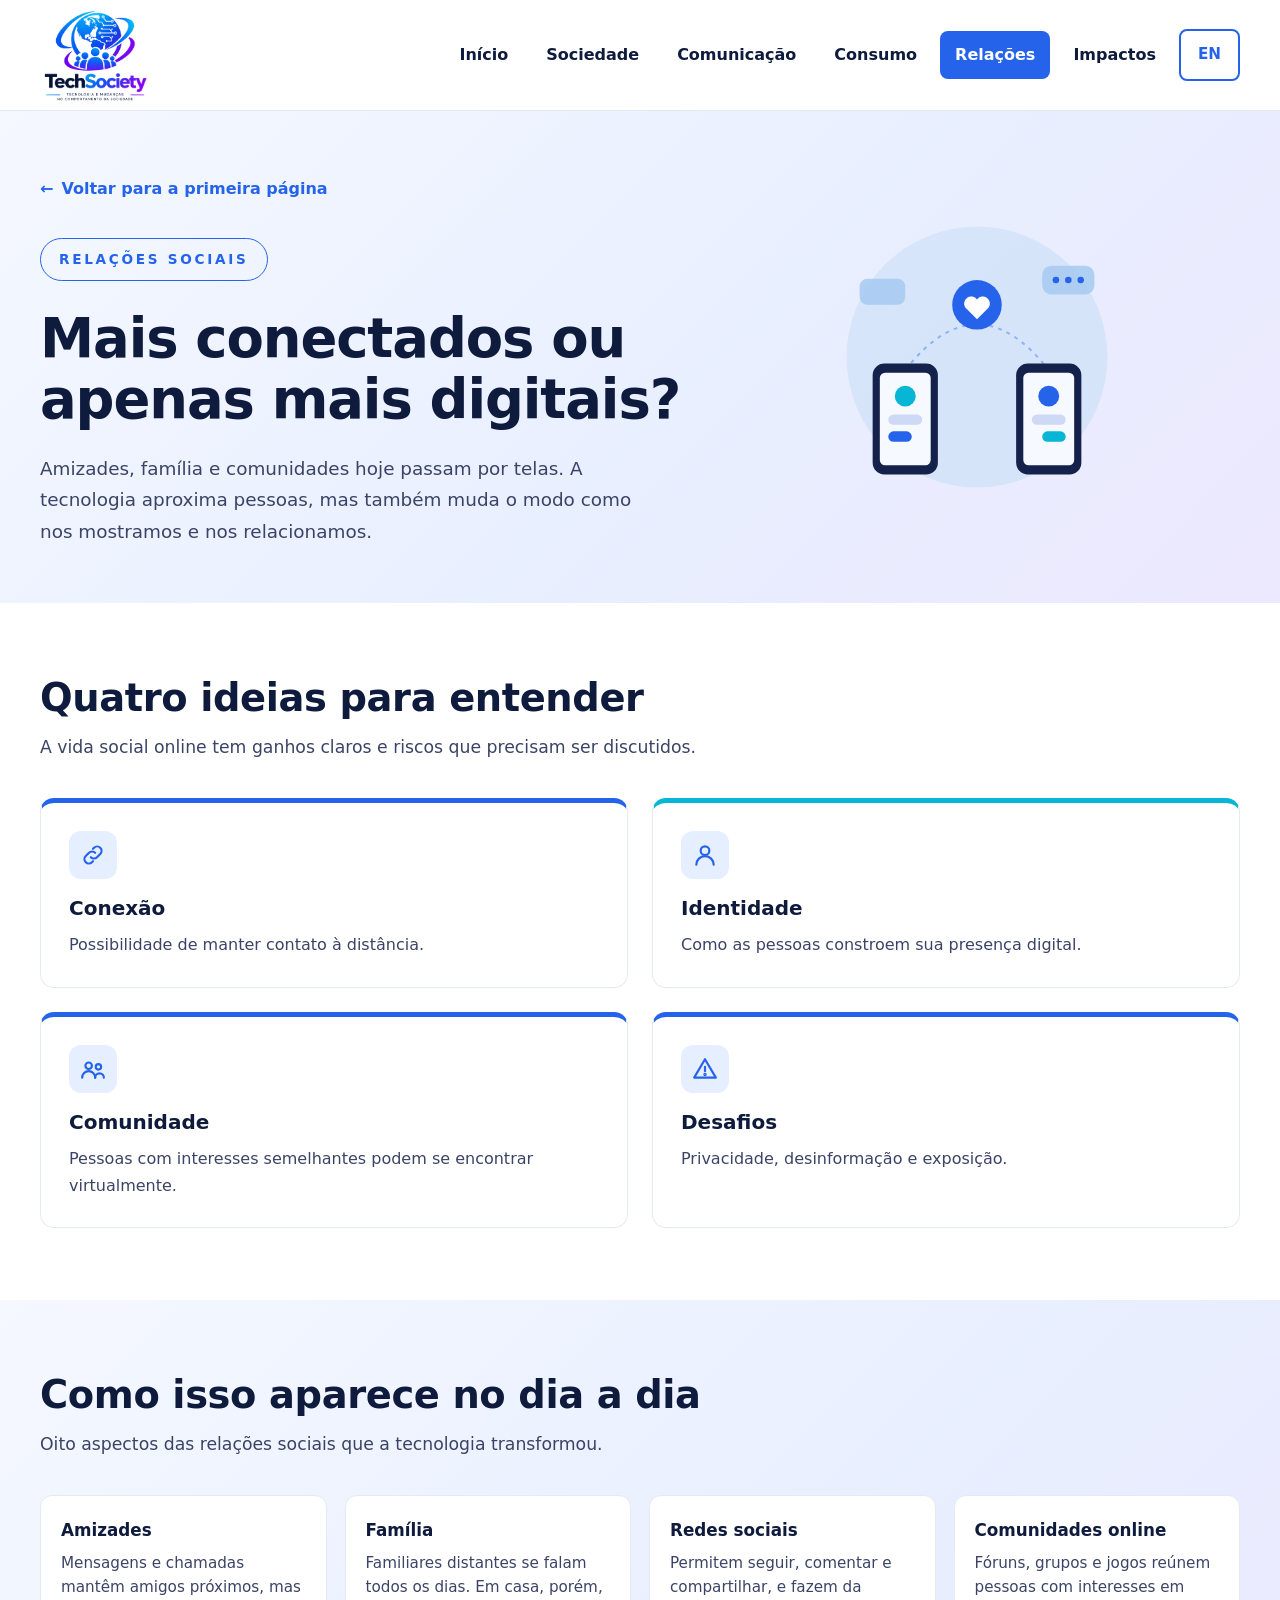
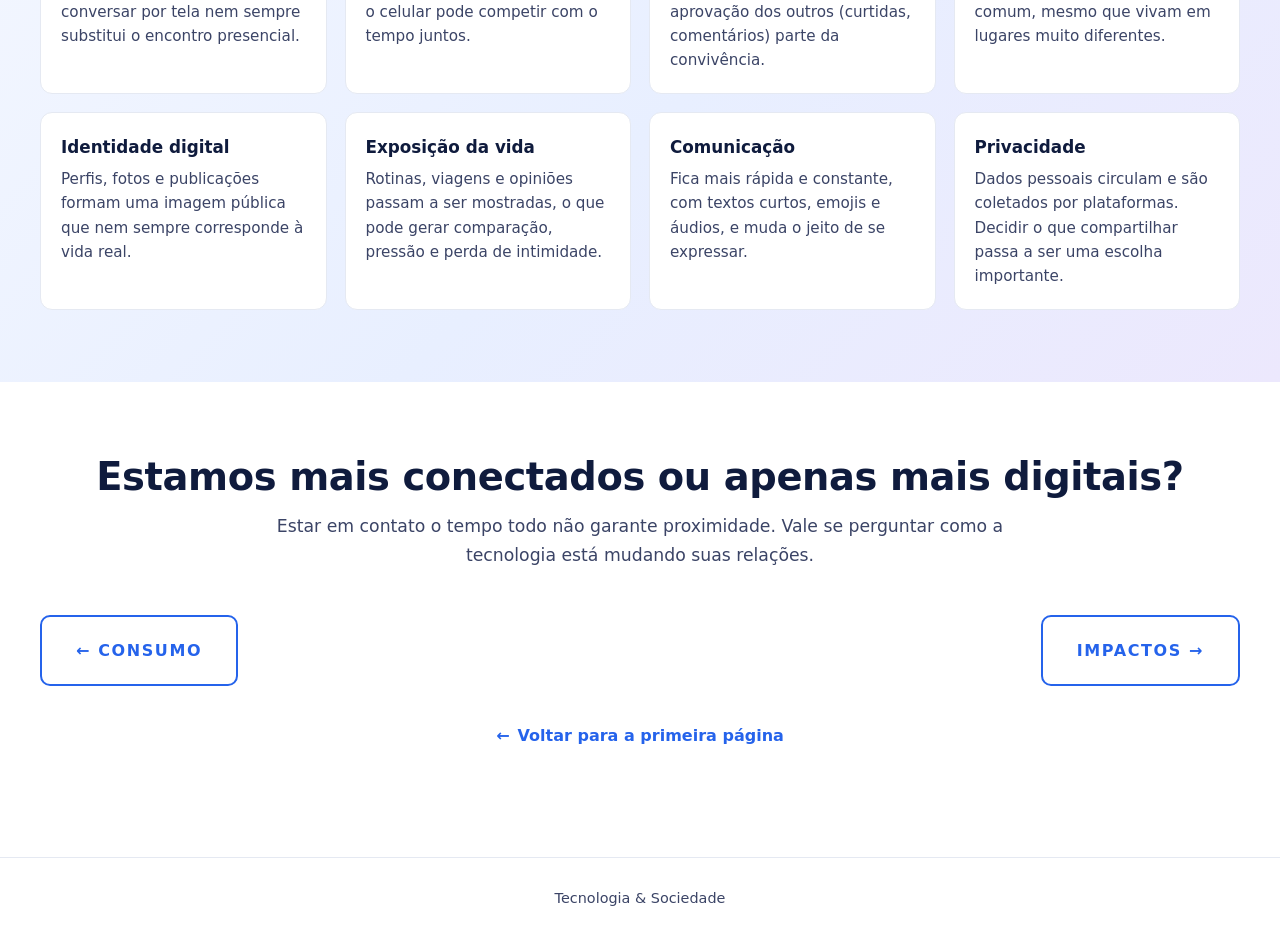
<file: relacoes.html>
<!DOCTYPE html>

<html lang="pt-BR">
<head>
<meta charset="utf-8"/>
<meta content="width=device-width, initial-scale=1" name="viewport"/>
<title data-i18n="relacoes.0">Relações sociais | Mais conectados ou apenas mais digitais?</title>
<link href="style.css" rel="stylesheet"/>
<script defer src="idioma.js"></script></head>
<body>
<header class="topo">
<div class="container">
<a aria-label="Página inicial" class="logo" href="index.html"><img alt="aa" src="logo.png"/></a>
<nav aria-label="Principal" class="menu">
<a data-i18n="c.0" href="index.html">Início</a>
<a data-i18n="c.1" href="sociedade.html">Sociedade</a><a data-i18n="c.7" href="comunicacao.html">Comunicação</a>
<a data-i18n="c.2" href="consumo.html">Consumo</a>
<a class="ativo" data-i18n="c.3" href="relacoes.html">Relações</a>
<a data-i18n="c.4" href="impactos.html">Impactos</a>
<a aria-label="Switch to English" class="idioma" href="#">EN</a>
</nav>
</div>
</header>
<main>
<section class="hero curto dividido">
<div class="container">
<div class="entra">
<a class="voltar" data-i18n="c.5" href="index.html"><span>←</span> Voltar para a primeira página</a><br/>
<span class="etiqueta" data-i18n="relacoes.1">Relações sociais</span>
<h1 data-i18n="relacoes.2">Mais conectados ou apenas mais digitais?</h1>
<p data-i18n="relacoes.3">Amizades, família e comunidades hoje passam por telas. A tecnologia aproxima pessoas, mas também muda o modo como nos mostramos e nos relacionamos.</p>
</div>
<div aria-hidden="true" class="ilustracao">
<svg viewbox="0 0 460 460" xmlns="http://www.w3.org/2000/svg">
<circle cx="230" cy="230" fill="#cfe1f8" opacity=".7" r="200"></circle>
<path class="pontilhado" d="M120 250 Q230 110 340 250" fill="none" stroke="#8db3f5" stroke-width="3"></path>
<!-- celular esquerdo -->
<g class="flutua">
<rect fill="#14214a" height="170" rx="18" width="100" x="70" y="240"></rect>
<rect fill="#f6f9ff" height="142" rx="8" width="78" x="81" y="254"></rect>
<circle cx="120" cy="290" fill="#06b6d4" r="16"></circle>
<rect fill="#cdd9f5" height="16" rx="8" width="52" x="94" y="318"></rect>
<rect fill="#2563eb" height="16" rx="8" width="36" x="94" y="344"></rect>
</g>
<!-- celular direito -->
<g class="flutua b">
<rect fill="#14214a" height="170" rx="18" width="100" x="290" y="240"></rect>
<rect fill="#f6f9ff" height="142" rx="8" width="78" x="301" y="254"></rect>
<circle cx="340" cy="290" fill="#2563eb" r="16"></circle>
<rect fill="#cdd9f5" height="16" rx="8" width="52" x="314" y="318"></rect>
<rect fill="#06b6d4" height="16" rx="8" width="36" x="330" y="344"></rect>
</g>
<!-- coração central -->
<g class="pisca">
<circle cx="230" cy="150" fill="#2563eb" r="38"></circle>
<path d="M230 172 L212 154 a10 10 0 0 1 18-12 a10 10 0 0 1 18 12 z" fill="#fff"></path>
</g>
<g class="flutua c" fill="#a9cdf2" opacity=".9"><rect height="44" rx="14" width="80" x="330" y="90"></rect></g>
<g class="pisca" fill="#2563eb"><circle cx="351" cy="112" r="5"></circle><circle cx="370" cy="112" r="5"></circle><circle cx="389" cy="112" r="5"></circle></g>
<g class="flutua b" fill="#a9cdf2" opacity=".9"><rect height="40" rx="12" width="70" x="50" y="110"></rect></g>
</svg>
</div>
</div>
</section>
<section class="secao">
<div class="container">
<h2 class="titulo" data-i18n="relacoes.4">Quatro ideias para entender</h2>
<p class="lead" data-i18n="relacoes.5">A vida social online tem ganhos claros e riscos que precisam ser discutidos.</p>
<div class="conceitos quatro">
<article class="conceito">
<div class="icone"><svg viewbox="0 0 24 24"><path d="M10 14a4 4 0 0 0 5.7 0l3-3a4 4 0 0 0-5.7-5.7l-1 1"></path><path d="M14 10a4 4 0 0 0-5.7 0l-3 3a4 4 0 0 0 5.7 5.7l1-1"></path></svg></div>
<h3 data-i18n="relacoes.6">Conexão</h3>
<p data-i18n="relacoes.7">Possibilidade de manter contato à distância.</p>
</article>
<article class="conceito">
<div class="icone"><svg viewbox="0 0 24 24"><circle cx="12" cy="8" r="4"></circle><path d="M4 21a8 8 0 0 1 16 0"></path></svg></div>
<h3 data-i18n="relacoes.8">Identidade</h3>
<p data-i18n="relacoes.9">Como as pessoas constroem sua presença digital.</p>
</article>
<article class="conceito">
<div class="icone"><svg viewbox="0 0 24 24"><circle cx="8" cy="9" r="3"></circle><circle cx="17" cy="10" r="2.5"></circle><path d="M2 20a6 6 0 0 1 12 0"></path><path d="M14 20a4 4 0 0 1 8 0"></path></svg></div>
<h3 data-i18n="relacoes.10">Comunidade</h3>
<p data-i18n="relacoes.11">Pessoas com interesses semelhantes podem se encontrar virtualmente.</p>
</article>
<article class="conceito">
<div class="icone"><svg viewbox="0 0 24 24"><path d="M12 3 2 20h20z"></path><path d="M12 10v4"></path><circle cx="12" cy="17" r=".6"></circle></svg></div>
<h3 data-i18n="relacoes.12">Desafios</h3>
<p data-i18n="relacoes.13">Privacidade, desinformação e exposição.</p>
</article>
</div>
</div>
</section>
<section class="secao faixa">
<div class="container">
<h2 class="titulo" data-i18n="relacoes.14">Como isso aparece no dia a dia</h2>
<p class="lead" data-i18n="relacoes.15">Oito aspectos das relações sociais que a tecnologia transformou.</p>
<div class="temas">
<article class="tema"><h3 data-i18n="relacoes.16">Amizades</h3><p data-i18n="relacoes.17">Mensagens e chamadas mantêm amigos próximos, mas conversar por tela nem sempre substitui o encontro presencial.</p></article>
<article class="tema"><h3 data-i18n="relacoes.18">Família</h3><p data-i18n="relacoes.19">Familiares distantes se falam todos os dias. Em casa, porém, o celular pode competir com o tempo juntos.</p></article>
<article class="tema"><h3 data-i18n="relacoes.20">Redes sociais</h3><p data-i18n="relacoes.21">Permitem seguir, comentar e compartilhar, e fazem da aprovação dos outros (curtidas, comentários) parte da convivência.</p></article>
<article class="tema"><h3 data-i18n="relacoes.22">Comunidades online</h3><p data-i18n="relacoes.23">Fóruns, grupos e jogos reúnem pessoas com interesses em comum, mesmo que vivam em lugares muito diferentes.</p></article>
<article class="tema"><h3 data-i18n="relacoes.24">Identidade digital</h3><p data-i18n="relacoes.25">Perfis, fotos e publicações formam uma imagem pública que nem sempre corresponde à vida real.</p></article>
<article class="tema"><h3 data-i18n="relacoes.26">Exposição da vida</h3><p data-i18n="relacoes.27">Rotinas, viagens e opiniões passam a ser mostradas, o que pode gerar comparação, pressão e perda de intimidade.</p></article>
<article class="tema"><h3 data-i18n="relacoes.28">Comunicação</h3><p data-i18n="relacoes.29">Fica mais rápida e constante, com textos curtos, emojis e áudios, e muda o jeito de se expressar.</p></article>
<article class="tema"><h3 data-i18n="relacoes.30">Privacidade</h3><p data-i18n="relacoes.31">Dados pessoais circulam e são coletados por plataformas. Decidir o que compartilhar passa a ser uma escolha importante.</p></article>
</div>
</div>
</section>
<section class="secao fecho">
<div class="container">
<h2 class="titulo" data-i18n="relacoes.32">Estamos mais conectados ou apenas mais digitais?</h2>
<p class="lead" data-i18n="relacoes.33" style="margin-inline:auto">Estar em contato o tempo todo não garante proximidade. Vale se perguntar como a tecnologia está mudando suas relações.</p>
<div class="pagina-nav">
<a class="botao" data-i18n="relacoes.34" href="consumo.html">← Consumo</a>
<a class="botao" data-i18n="relacoes.35" href="impactos.html">Impactos →</a>
</div>
<p style="margin-top:28px"><a class="voltar" data-i18n="c.5" href="index.html"><span>←</span> Voltar para a primeira página</a></p>
</div>
</section>
</main>
<footer class="rodape"><div class="container" data-i18n="c.6">Tecnologia &amp; Sociedade</div></footer>
</body>
</html>
</file>
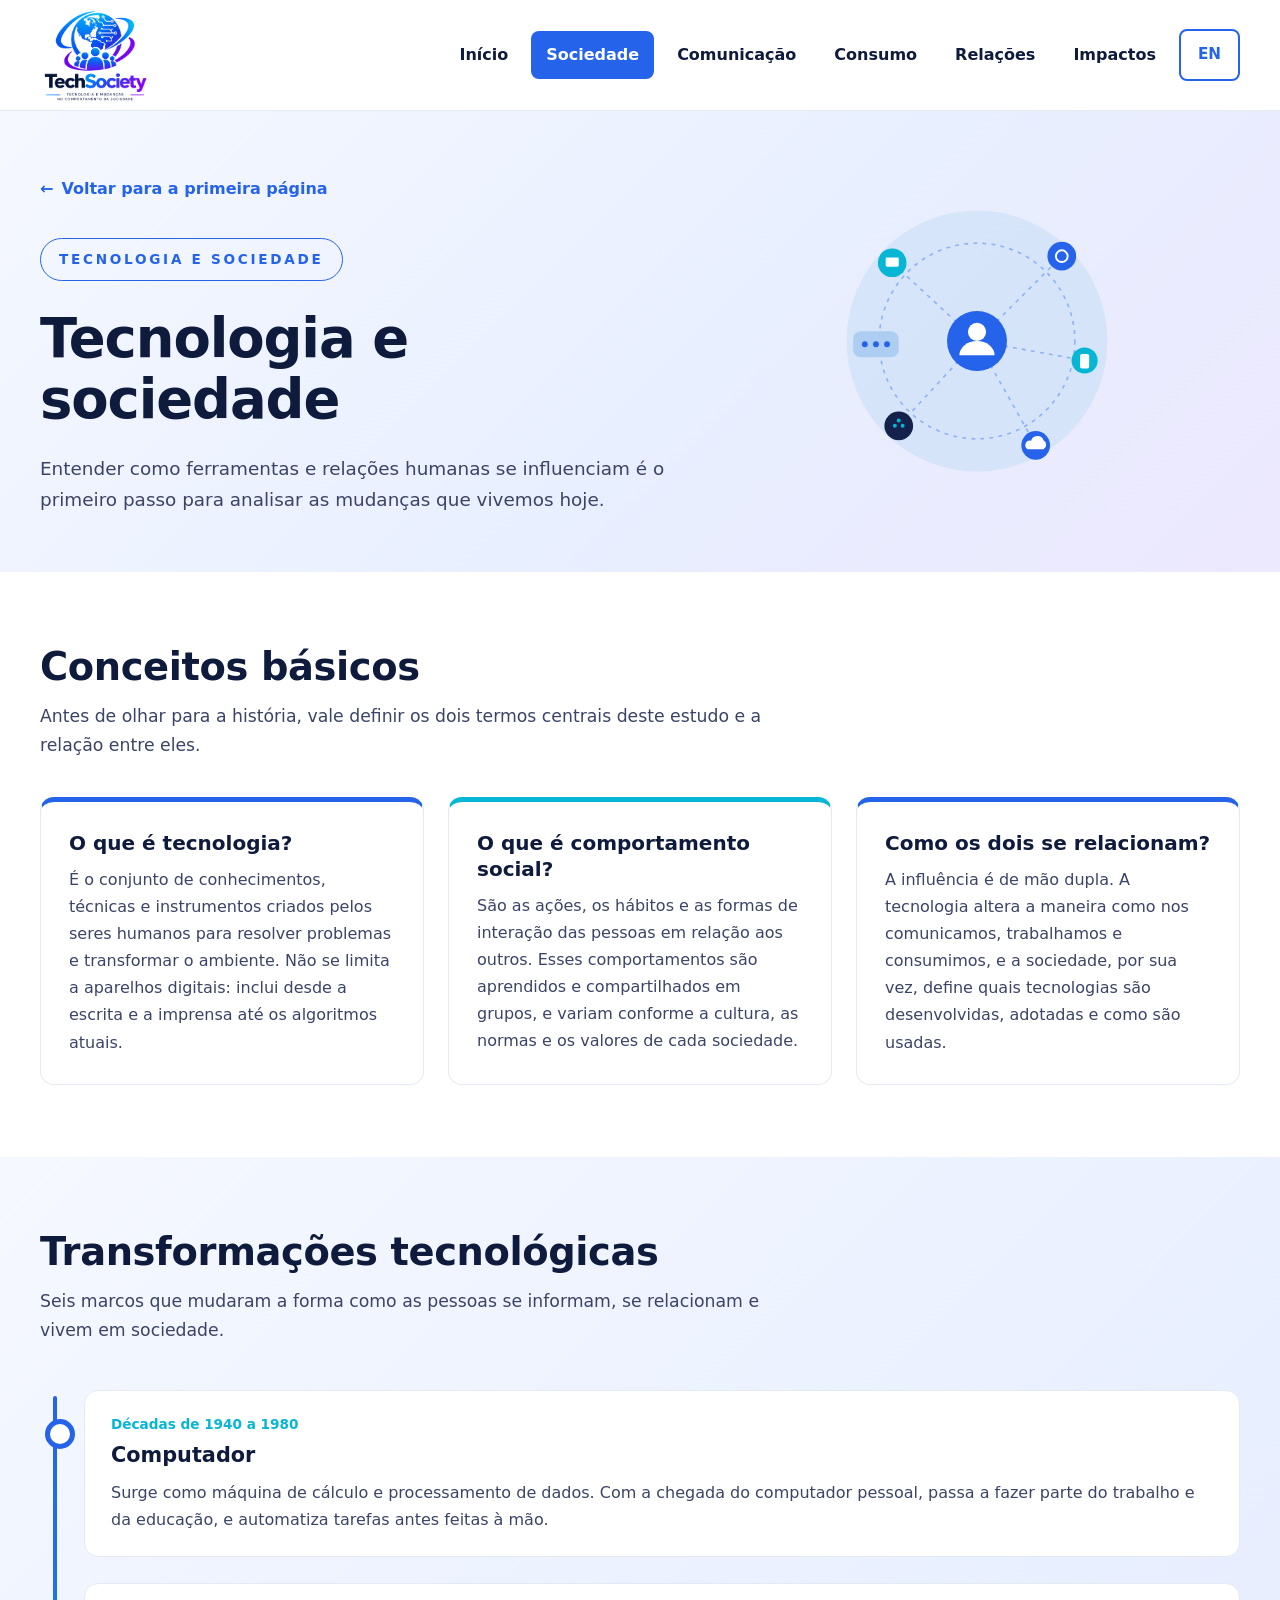
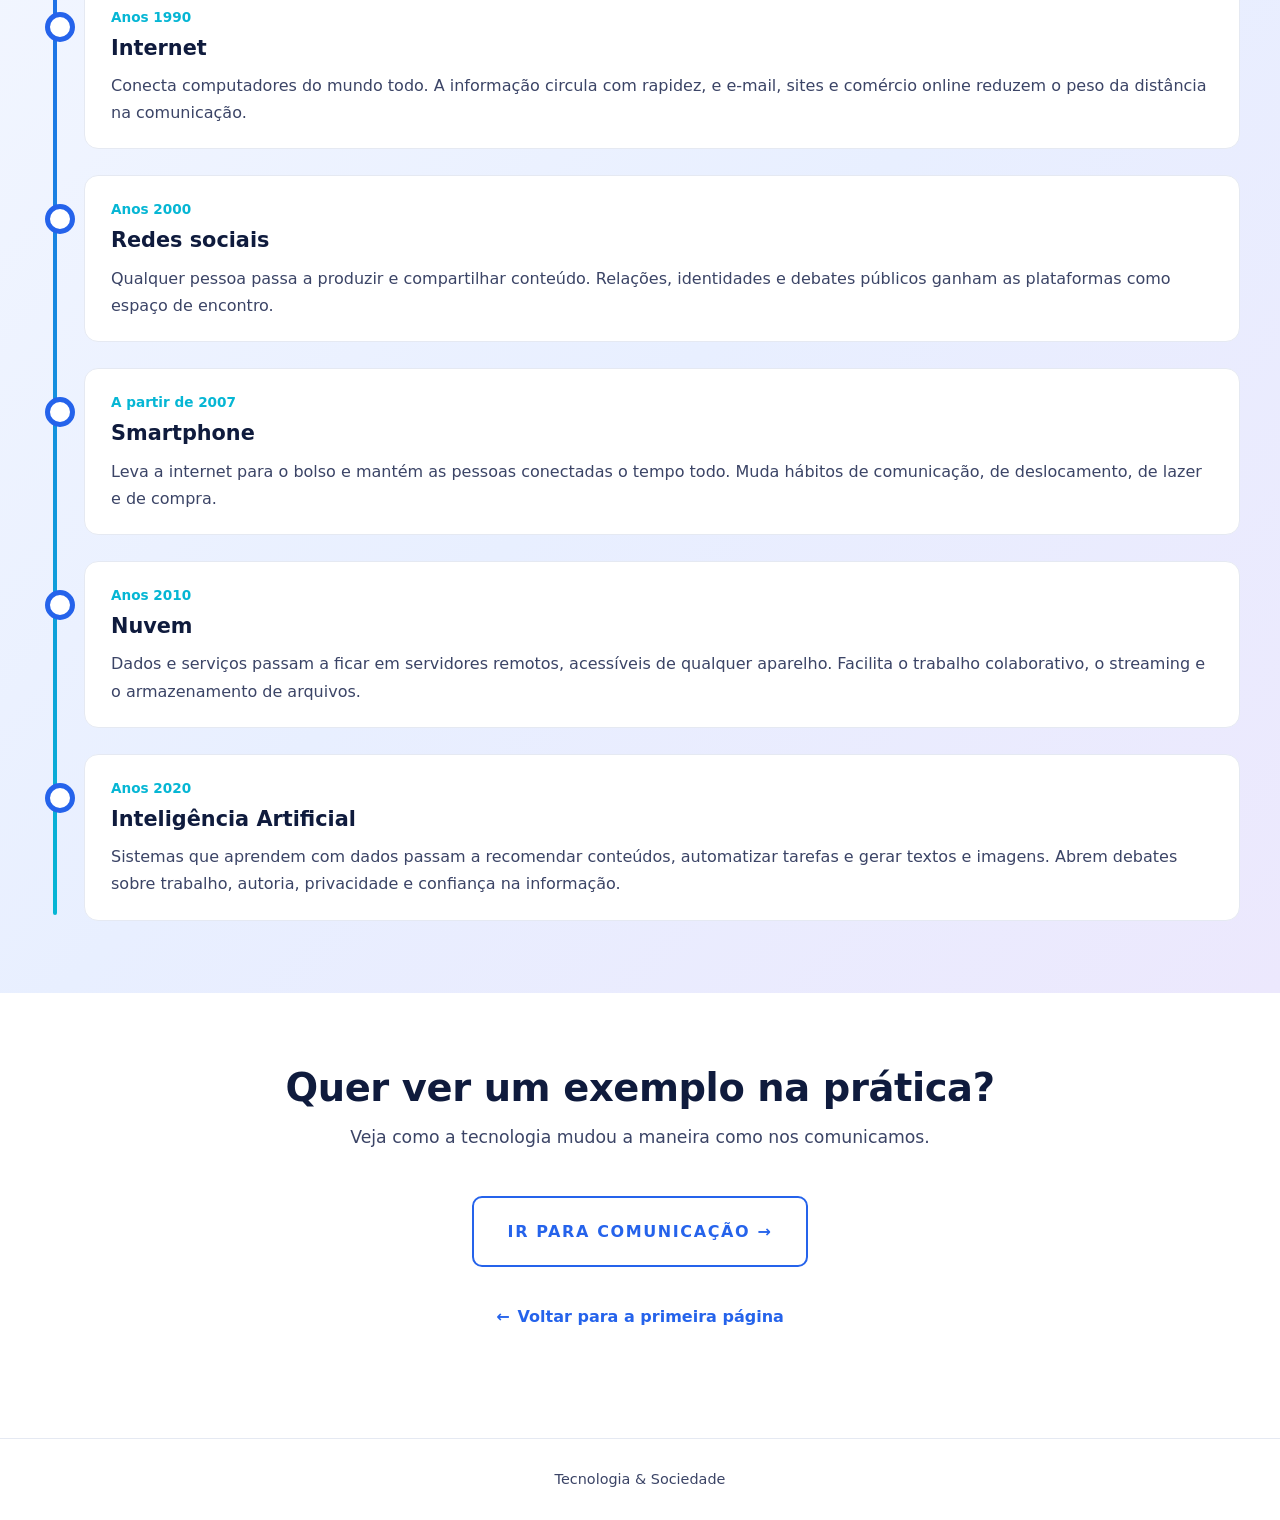
<file: sociedade.html>
<!DOCTYPE html>

<html lang="pt-BR">
<head>
<meta charset="utf-8"/>
<meta content="width=device-width, initial-scale=1" name="viewport"/>
<title data-i18n="sociedade.0">Tecnologia e sociedade</title>
<link href="style.css" rel="stylesheet"/>
<script defer src="idioma.js"></script></head>
<body>
<header class="topo">
<div class="container">
<a aria-label="Página inicial" class="logo" href="index.html"><img alt="aa" src="logo.png"/></a>
<nav aria-label="Principal" class="menu">
<a data-i18n="c.0" href="index.html">Início</a>
<a class="ativo" data-i18n="c.1" href="sociedade.html">Sociedade</a><a data-i18n="c.7" href="comunicacao.html">Comunicação</a>
<a data-i18n="c.2" href="consumo.html">Consumo</a>
<a data-i18n="c.3" href="relacoes.html">Relações</a>
<a data-i18n="c.4" href="impactos.html">Impactos</a>
<a aria-label="Switch to English" class="idioma" href="#">EN</a>
</nav>
</div>
</header>
<main>
<section class="hero curto dividido">
<div class="container">
<div class="entra">
<a class="voltar" data-i18n="c.5" href="index.html"><span>←</span> Voltar para a primeira página</a><br/>
<span class="etiqueta" data-i18n="sociedade.1">Tecnologia e Sociedade</span>
<h1 data-i18n="sociedade.2">Tecnologia e sociedade</h1>
<p data-i18n="sociedade.3">Entender como ferramentas e relações humanas se influenciam é o primeiro passo para analisar as mudanças que vivemos hoje.</p>
</div>
<div aria-hidden="true" class="ilustracao">
<svg viewbox="0 0 460 460" xmlns="http://www.w3.org/2000/svg">
<circle cx="230" cy="230" fill="#cfe1f8" opacity=".7" r="200"></circle>
<circle class="pontilhado" cx="230" cy="230" fill="none" r="150" stroke="#8db3f5" stroke-width="2.5"></circle>
<g class="pontilhado" stroke="#8db3f5" stroke-width="2.5">
<line x1="230" x2="100" y1="230" y2="110"></line>
<line x1="230" x2="360" y1="230" y2="100"></line>
<line x1="230" x2="395" y1="230" y2="260"></line>
<line x1="230" x2="320" y1="230" y2="390"></line>
<line x1="230" x2="110" y1="230" y2="360"></line>
</g>
<!-- centro: pessoa -->
<g class="pisca">
<circle cx="230" cy="230" fill="#2563eb" r="46"></circle>
<circle cx="230" cy="216" fill="#fff" r="14"></circle>
<path d="M203 252 a27 22 0 0 1 54 0 z" fill="#fff"></path>
</g>
<!-- nós ao redor -->
<g class="flutua"><circle cx="100" cy="110" fill="#06b6d4" r="22"></circle><rect fill="#fff" height="14" rx="2" width="20" x="90" y="102"></rect></g>
<g class="flutua b"><circle cx="360" cy="100" fill="#2563eb" r="22"></circle><circle cx="360" cy="100" fill="none" r="9" stroke="#fff" stroke-width="3"></circle></g>
<g class="flutua c"><circle cx="395" cy="260" fill="#06b6d4" r="20"></circle><rect fill="#fff" height="22" rx="3" width="14" x="388" y="250"></rect></g>
<g class="flutua"><circle cx="320" cy="390" fill="#2563eb" r="22"></circle><path d="M308 396 h24 a8 8 0 0 0 0-14 a10 10 0 0 0-19 1 a7 7 0 0 0-5 13z" fill="#fff"></path></g>
<g class="flutua b"><circle cx="110" cy="360" fill="#14214a" r="22"></circle><circle cx="104" cy="360" fill="#06b6d4" r="3"></circle><circle cx="116" cy="360" fill="#06b6d4" r="3"></circle><circle cx="110" cy="352" fill="#06b6d4" r="3"></circle></g>
<!-- balões -->
<g class="flutua c" fill="#a9cdf2" opacity=".9"><rect height="40" rx="12" width="70" x="40" y="215"></rect></g>
<g class="pisca" fill="#2563eb"><circle cx="58" cy="235" r="4.5"></circle><circle cx="75" cy="235" r="4.5"></circle><circle cx="92" cy="235" r="4.5"></circle></g>
</svg>
</div>
</div>
</section>
<section class="secao">
<div class="container">
<h2 class="titulo" data-i18n="sociedade.4">Conceitos básicos</h2>
<p class="lead" data-i18n="sociedade.5">Antes de olhar para a história, vale definir os dois termos centrais deste estudo e a relação entre eles.</p>
<div class="conceitos">
<article class="conceito">
<h3 data-i18n="sociedade.6">O que é tecnologia?</h3>
<p data-i18n="sociedade.7">É o conjunto de conhecimentos, técnicas e instrumentos criados pelos seres humanos para resolver problemas e transformar o ambiente. Não se limita a aparelhos digitais: inclui desde a escrita e a imprensa até os algoritmos atuais.</p>
</article>
<article class="conceito">
<h3 data-i18n="sociedade.8">O que é comportamento social?</h3>
<p data-i18n="sociedade.9">São as ações, os hábitos e as formas de interação das pessoas em relação aos outros. Esses comportamentos são aprendidos e compartilhados em grupos, e variam conforme a cultura, as normas e os valores de cada sociedade.</p>
</article>
<article class="conceito">
<h3 data-i18n="sociedade.10">Como os dois se relacionam?</h3>
<p data-i18n="sociedade.11">A influência é de mão dupla. A tecnologia altera a maneira como nos comunicamos, trabalhamos e consumimos, e a sociedade, por sua vez, define quais tecnologias são desenvolvidas, adotadas e como são usadas.</p>
</article>
</div>
</div>
</section>
<section class="secao faixa">
<div class="container">
<h2 class="titulo" data-i18n="sociedade.12">Transformações tecnológicas</h2>
<p class="lead" data-i18n="sociedade.13">Seis marcos que mudaram a forma como as pessoas se informam, se relacionam e vivem em sociedade.</p>
<ol class="linha-tempo">
<li>
<span class="epoca" data-i18n="sociedade.14">Décadas de 1940 a 1980</span>
<h3 data-i18n="sociedade.15">Computador</h3>
<p data-i18n="sociedade.16">Surge como máquina de cálculo e processamento de dados. Com a chegada do computador pessoal, passa a fazer parte do trabalho e da educação, e automatiza tarefas antes feitas à mão.</p>
</li>
<li>
<span class="epoca" data-i18n="sociedade.17">Anos 1990</span>
<h3 data-i18n="sociedade.18">Internet</h3>
<p data-i18n="sociedade.19">Conecta computadores do mundo todo. A informação circula com rapidez, e e-mail, sites e comércio online reduzem o peso da distância na comunicação.</p>
</li>
<li>
<span class="epoca" data-i18n="sociedade.20">Anos 2000</span>
<h3 data-i18n="sociedade.21">Redes sociais</h3>
<p data-i18n="sociedade.22">Qualquer pessoa passa a produzir e compartilhar conteúdo. Relações, identidades e debates públicos ganham as plataformas como espaço de encontro.</p>
</li>
<li>
<span class="epoca" data-i18n="sociedade.23">A partir de 2007</span>
<h3 data-i18n="sociedade.24">Smartphone</h3>
<p data-i18n="sociedade.25">Leva a internet para o bolso e mantém as pessoas conectadas o tempo todo. Muda hábitos de comunicação, de deslocamento, de lazer e de compra.</p>
</li>
<li>
<span class="epoca" data-i18n="sociedade.26">Anos 2010</span>
<h3 data-i18n="sociedade.27">Nuvem</h3>
<p data-i18n="sociedade.28">Dados e serviços passam a ficar em servidores remotos, acessíveis de qualquer aparelho. Facilita o trabalho colaborativo, o streaming e o armazenamento de arquivos.</p>
</li>
<li>
<span class="epoca" data-i18n="sociedade.29">Anos 2020</span>
<h3 data-i18n="sociedade.30">Inteligência Artificial</h3>
<p data-i18n="sociedade.31">Sistemas que aprendem com dados passam a recomendar conteúdos, automatizar tarefas e gerar textos e imagens. Abrem debates sobre trabalho, autoria, privacidade e confiança na informação.</p>
</li>
</ol>
</div>
</section>
<section class="secao fecho">
<div class="container">
<h2 class="titulo" data-i18n="sociedade.32">Quer ver um exemplo na prática?</h2>
<p class="lead" data-i18n="sociedade.33" style="margin-inline:auto">Veja como a tecnologia mudou a maneira como nos comunicamos.</p>
<a class="botao" data-i18n="sociedade.34" href="comunicacao.html">Ir para Comunicação →</a>
<p style="margin-top:28px"><a class="voltar" data-i18n="c.5" href="index.html"><span>←</span> Voltar para a primeira página</a></p>
</div>
</section>
</main>
<footer class="rodape"><div class="container" data-i18n="c.6">Tecnologia &amp; Sociedade</div></footer>
</body>
</html>
</file>
<file: style.css>
:root {
  --azul: #2563eb;
  --ciano: #06b6d4;
  --marinho: #0f1b3d;
  --texto: #3b4466;
  --fundo: linear-gradient(135deg, #f5f8ff 0%, #e8efff 55%, #ece8fd 100%);
  --linha: #e5e9f2;
}
* {
  box-sizing: border-box;
  margin: 0;
  padding: 0;
}
html {
  scroll-behavior: smooth;
}
body {
  font-family: "Inter", "Segoe UI", system-ui, sans-serif;
  color: var(--texto);
  background: #fff;
  line-height: 1.7;
}
a {
  color: inherit;
  text-decoration: none;
}
:focus-visible {
  outline: 3px solid var(--ciano);
  outline-offset: 3px;
}
.container {
  width: min(1200px, 100% - 48px);
  margin-inline: auto;
}

/* Cabeçalho */
.topo {
  background: #fff;
  border-bottom: 1px solid var(--linha);
  position: sticky;
  top: 0;
  z-index: 10;
}
.topo .container {
  display: flex;
  align-items: center;
  justify-content: space-between;
  min-height: 108px;
}
.logo img {
  width: 110px;
  height: auto;
  object-fit: contain;
  display: block;
}
.menu {
  display: flex;
  align-items: center;
  gap: 24px;
}
.menu a {
  font-weight: 600;
  color: var(--marinho);
  padding: 11px 18px;
  border-radius: 8px;
}
.menu a.ativo {
  background: var(--azul);
  color: #fff;
}
.menu a.idioma {
  border: 2px solid var(--azul);
  color: var(--azul);
  font-weight: 700;
  font-size: 0.95rem;
  padding: 11px 17px;
}

/* Hero */
.hero {
  background: var(--fundo);
  overflow: hidden;
}
.hero .container {
  display: grid;
  grid-template-columns: 1.1fr 0.9fr;
  align-items: center;
  gap: 32px;
  min-height: calc(100vh - 109px);
  padding-block: 56px;
}
.etiqueta {
  display: inline-block;
  border: 1.5px solid var(--azul);
  color: var(--azul);
  border-radius: 999px;
  padding: 9px 18px;
  font-size: 0.85rem;
  font-weight: 700;
  letter-spacing: 0.2em;
  text-transform: uppercase;
  margin-bottom: 28px;
}
.hero h1 {
  font-size: clamp(2.4rem, 5vw, 4rem);
  line-height: 1.12;
  color: var(--marinho);
  font-weight: 800;
  letter-spacing: -0.02em;
  margin-bottom: 22px;
}
.hero p {
  font-size: 1.15rem;
  max-width: 34em;
  margin-bottom: 34px;
}
.botao {
  display: inline-block;
  border: 2px solid var(--azul);
  color: var(--azul);
  background: #fff;
  border-radius: 10px;
  padding: 20px 34px;
  font-weight: 700;
  letter-spacing: 0.1em;
  text-transform: uppercase;
  transition:
    background 0.2s,
    color 0.2s;
}
.botao:hover {
  background: var(--azul);
  color: #fff;
}
.ilustracao svg {
  width: 100%;
  height: auto;
  display: block;
}

/* Página Consumo */
.hero.curto .container {
  min-height: 0;
  grid-template-columns: 1fr;
  padding-block: 72px;
}
.hero.curto h1 {
  font-size: clamp(2.2rem, 4.5vw, 3.4rem);
}
.hero.curto p {
  margin-bottom: 0;
}
.conteudo {
  width: min(760px, 100% - 48px);
  margin-inline: auto;
  padding-block: 64px;
}
.conteudo section {
  margin-bottom: 48px;
}
.conteudo h2 {
  color: var(--marinho);
  font-size: 1.7rem;
  line-height: 1.25;
  margin-bottom: 14px;
  letter-spacing: -0.01em;
}
.conteudo p {
  margin-bottom: 14px;
  font-size: 1.05rem;
}
.conteudo strong {
  color: var(--marinho);
}

/* Pergunta final */
.pergunta {
  background: var(--fundo);
  border-radius: 20px;
  padding: 40px;
  border: 1px solid var(--linha);
}
.fluxo {
  list-style: none;
  margin: 24px 0;
}
.fluxo li {
  background: #fff;
  border: 1px solid #cfdcf8;
  border-left: 5px solid var(--azul);
  border-radius: 10px;
  padding: 14px 18px;
  color: var(--marinho);
  font-weight: 600;
}
.fluxo li + li {
  margin-top: 34px;
  position: relative;
}
.fluxo li + li::before {
  content: "↓";
  position: absolute;
  top: -30px;
  left: 20px;
  color: var(--ciano);
  font-size: 1.4rem;
  font-weight: 800;
}
.pergunta .final {
  font-size: 1.25rem;
  font-weight: 700;
  color: var(--marinho);
  margin: 0;
}

.rodape {
  border-top: 1px solid var(--linha);
  padding: 28px 0;
  text-align: center;
  font-size: 0.9rem;
}

@media (max-width: 860px) {
  .topo .container {
    min-height: 88px;
  }
  .logo {
    width: 90px;
    height: 63px;
  }
  .menu {
    gap: 8px;
  }
  .menu a {
    padding: 9px 12px;
  }
  .hero .container {
    grid-template-columns: 1fr;
    min-height: 0;
  }
  .ilustracao {
    order: -1;
    max-width: 420px;
  }
  .pergunta {
    padding: 28px 22px;
  }
}

/* ===== Página Tecnologia e Sociedade ===== */
.voltar {
  display: inline-flex;
  align-items: center;
  gap: 8px;
  font-weight: 700;
  color: var(--azul);
  margin-bottom: 28px;
  padding: 8px 0;
}
.voltar span {
  display: inline-block;
  transition: transform 0.2s;
}
.voltar:hover span {
  transform: translateX(-5px);
}
.hero.curto.dividido .container {
  grid-template-columns: 1.1fr 0.9fr;
  padding-block: 56px;
}
.hero.curto.dividido .ilustracao {
  max-width: 460px;
  justify-self: center;
}

.secao {
  padding-block: 72px;
}
.secao h2.titulo {
  color: var(--marinho);
  font-size: clamp(1.8rem, 3.5vw, 2.4rem);
  letter-spacing: -0.01em;
  line-height: 1.2;
  margin-bottom: 12px;
}
.secao .lead {
  max-width: 44em;
  margin-bottom: 36px;
  font-size: 1.08rem;
}

.conceitos {
  display: grid;
  grid-template-columns: repeat(3, 1fr);
  gap: 24px;
}
.conceito {
  background: #fff;
  border: 1px solid var(--linha);
  border-top: 5px solid var(--azul);
  border-radius: 14px;
  padding: 28px;
  transition:
    transform 0.25s,
    box-shadow 0.25s;
}
.conceito:nth-child(2) {
  border-top-color: var(--ciano);
}
.conceito:hover {
  transform: translateY(-6px);
  box-shadow: 0 14px 30px rgba(37, 99, 235, 0.14);
}
.conceito h3 {
  color: var(--marinho);
  font-size: 1.25rem;
  margin-bottom: 10px;
  line-height: 1.3;
}
.conceito p {
  font-size: 1rem;
}

.faixa {
  background: var(--fundo);
}
.linha-tempo {
  list-style: none;
  position: relative;
  margin-top: 44px;
  padding-left: 44px;
}
.linha-tempo::before {
  content: "";
  position: absolute;
  left: 13px;
  top: 6px;
  bottom: 6px;
  width: 4px;
  border-radius: 4px;
  background: linear-gradient(var(--azul), var(--ciano));
  transform-origin: top;
  animation: desenha 1.6s ease-out both;
}
.linha-tempo li {
  position: relative;
  background: #fff;
  border: 1px solid var(--linha);
  border-radius: 14px;
  padding: 22px 26px;
  transition:
    transform 0.25s,
    box-shadow 0.25s;
}
.linha-tempo li + li {
  margin-top: 26px;
}
.linha-tempo li:hover {
  transform: translateX(8px);
  box-shadow: 0 12px 26px rgba(37, 99, 235, 0.14);
}
.linha-tempo li::before {
  content: "";
  position: absolute;
  left: -40px;
  top: 28px;
  width: 20px;
  height: 20px;
  border-radius: 50%;
  background: #fff;
  border: 5px solid var(--azul);
  animation: pulsa 2.6s ease-in-out infinite;
}
.linha-tempo .epoca {
  display: block;
  font-size: 0.85rem;
  font-weight: 700;
  color: var(--ciano);
  margin-bottom: 2px;
}
.linha-tempo h3 {
  color: var(--marinho);
  font-size: 1.3rem;
  margin-bottom: 6px;
}
.linha-tempo p {
  font-size: 1rem;
}

.fecho {
  text-align: center;
}
.fecho .botao {
  margin-top: 8px;
}

/* Animações */
.flutua {
  animation: flutua 5s ease-in-out infinite;
  transform-box: fill-box;
  transform-origin: center;
}
.flutua.b {
  animation-duration: 6.5s;
  animation-delay: -2s;
}
.flutua.c {
  animation-duration: 4.2s;
  animation-delay: -1s;
}
.pisca {
  animation: pulsa 2.8s ease-in-out infinite;
  transform-box: fill-box;
  transform-origin: center;
}
.gira {
  animation: gira 40s linear infinite;
  transform-box: fill-box;
  transform-origin: center;
}
.pontilhado {
  stroke-dasharray: 6 8;
  animation: corre 3s linear infinite;
}
.entra {
  animation: entra 0.9s ease-out both;
}
@keyframes flutua {
  50% {
    transform: translateY(-14px);
  }
}
@keyframes pulsa {
  50% {
    transform: scale(1.18);
    box-shadow: 0 0 0 7px rgba(37, 99, 235, 0.12);
  }
}
@keyframes gira {
  to {
    transform: rotate(360deg);
  }
}
@keyframes corre {
  to {
    stroke-dashoffset: -56;
  }
}
@keyframes desenha {
  from {
    transform: scaleY(0);
  }
  to {
    transform: scaleY(1);
  }
}
@keyframes entra {
  from {
    opacity: 0;
    transform: translateY(18px);
  }
  to {
    opacity: 1;
    transform: none;
  }
}
@supports (animation-timeline: view()) {
  .linha-tempo li {
    animation: entra linear both;
    animation-timeline: view();
    animation-range: entry 0% entry 55%;
  }
}
@media (prefers-reduced-motion: reduce) {
  *,
  *::before,
  *::after {
    animation: none !important;
    transition: none !important;
  }
}
@media (max-width: 860px) {
  .conceitos {
    grid-template-columns: 1fr;
  }
  .hero.curto.dividido .container {
    grid-template-columns: 1fr;
  }
  .secao {
    padding-block: 52px;
  }
}

/* ===== Páginas Relações e Impactos ===== */
.menu {
  flex-wrap: wrap;
  justify-content: flex-end;
  gap: 8px;
}
.menu a {
  padding: 10px 15px;
}
.conceitos.quatro {
  grid-template-columns: repeat(2, 1fr);
}
.conceito .icone {
  width: 48px;
  height: 48px;
  border-radius: 12px;
  background: #e6efff;
  display: grid;
  place-items: center;
  margin-bottom: 16px;
}
.conceito .icone svg {
  width: 26px;
  height: 26px;
  stroke: var(--azul);
  fill: none;
  stroke-width: 2;
  stroke-linecap: round;
  stroke-linejoin: round;
}
.conceito:hover .icone {
  animation: balanca 0.6s ease;
}
.temas {
  display: grid;
  grid-template-columns: repeat(4, 1fr);
  gap: 18px;
}
.tema {
  background: #fff;
  border: 1px solid var(--linha);
  border-radius: 12px;
  padding: 20px;
  transition:
    transform 0.25s,
    box-shadow 0.25s;
}
.tema:hover {
  transform: translateY(-5px);
  box-shadow: 0 12px 26px rgba(37, 99, 235, 0.14);
}
.tema h3 {
  color: var(--marinho);
  font-size: 1.05rem;
  margin-bottom: 6px;
}
.tema p {
  font-size: 0.95rem;
  line-height: 1.6;
}

.duas {
  display: grid;
  grid-template-columns: 1fr 1fr;
  gap: 28px;
}
.coluna {
  border-radius: 18px;
  padding: 34px;
  background: #fff;
  border: 1px solid var(--linha);
}
.coluna.bom {
  border-top: 6px solid var(--ciano);
}
.coluna.ruim {
  border-top: 6px solid var(--azul);
}
.coluna h2 {
  color: var(--marinho);
  font-size: 1.6rem;
  margin-bottom: 18px;
}
.coluna ul {
  list-style: none;
}
.coluna li {
  padding: 12px 0 12px 34px;
  position: relative;
  border-top: 1px solid var(--linha);
  transition: padding-left 0.2s;
}
.coluna li:hover {
  padding-left: 42px;
}
.coluna li::before {
  content: "";
  position: absolute;
  left: 0;
  top: 19px;
  width: 16px;
  height: 16px;
  border-radius: 50%;
}
.bom li::before {
  background: var(--ciano);
}
.ruim li::before {
  background: var(--azul);
}
.coluna li strong {
  color: var(--marinho);
}

.ciclo {
  display: flex;
  flex-wrap: wrap;
  align-items: stretch;
  gap: 10px;
  margin: 8px 0 40px;
}
.ciclo .etapa {
  flex: 1 1 130px;
  background: #fff;
  border: 1px solid #cfdcf8;
  border-bottom: 5px solid var(--ciano);
  border-radius: 12px;
  padding: 16px;
  text-align: center;
  font-weight: 700;
  color: var(--marinho);
}
.ciclo .seta {
  align-self: center;
  color: var(--azul);
  font-weight: 800;
  font-size: 1.5rem;
  animation: vai 1.4s ease-in-out infinite;
}
.destaque {
  background: var(--marinho);
  color: #dbe6ff;
  border-radius: 18px;
  padding: 36px;
  margin-top: 36px;
}
.destaque h3 {
  color: #fff;
  font-size: 1.4rem;
  margin-bottom: 8px;
}
.destaque strong {
  color: #7ee7f7;
}
.sobe {
  animation: entra 0.9s ease-out both;
}
@keyframes balanca {
  25% {
    transform: rotate(-12deg);
  }
  75% {
    transform: rotate(12deg);
  }
}
@keyframes vai {
  50% {
    transform: translateX(7px);
  }
}
.pagina-nav {
  display: flex;
  justify-content: space-between;
  gap: 16px;
  flex-wrap: wrap;
  margin-top: 36px;
}
@media (max-width: 860px) {
  .conceitos.quatro,
  .temas,
  .duas {
    grid-template-columns: 1fr;
  }
  .ciclo .seta {
    display: none;
  }
  .menu a {
    padding: 8px 10px;
    font-size: 0.92rem;
  }
}
.temas.tres {
  grid-template-columns: repeat(3, 1fr);
}
.balanca-svg {
  transform-box: view-box;
  transform-origin: 230px 135px;
  animation: oscila 6s ease-in-out infinite;
}
@keyframes oscila {
  0%,
  100% {
    transform: rotate(-4deg);
  }
  50% {
    transform: rotate(4deg);
  }
}
@media (max-width: 860px) {
  .temas.tres {
    grid-template-columns: 1fr;
  }
}

/* ===== Troca de idioma ===== */
@keyframes troca {
  from {
    opacity: 0.15;
    transform: translateY(6px);
  }
  to {
    opacity: 1;
    transform: none;
  }
}
main.trocando {
  animation: troca 0.4s ease-out;
}

/* ===== Animações da página Consumo ===== */
@keyframes fundo {
  0%,
  100% {
    background-position: 0% 50%;
  }
  50% {
    background-position: 100% 50%;
  }
}
@keyframes deriva {
  0%,
  100% {
    transform: translate(0, 0) scale(1);
  }
  50% {
    transform: translate(-30px, 22px) scale(1.08);
  }
}
@keyframes sublinha {
  to {
    background-size: 100% 3px;
  }
}
@keyframes desce {
  50% {
    transform: translateY(6px);
  }
}
@keyframes brilho {
  50% {
    box-shadow: 0 0 0 10px rgba(37, 99, 235, 0.08);
  }
}
@keyframes aparece {
  from {
    opacity: 0;
    transform: translateX(-24px);
  }
  to {
    opacity: 1;
    transform: none;
  }
}

.pagina-consumo .hero.curto {
  position: relative;
  background-size: 220% 220%;
  animation: fundo 16s ease-in-out infinite;
}
.pagina-consumo .hero.curto::before,
.pagina-consumo .hero.curto::after {
  content: "";
  position: absolute;
  border-radius: 50%;
  pointer-events: none;
}
.pagina-consumo .hero.curto::before {
  width: 320px;
  height: 320px;
  right: -70px;
  top: -90px;
  background: radial-gradient(circle, rgba(6, 182, 212, 0.28), transparent 70%);
  animation: deriva 9s ease-in-out infinite;
}
.pagina-consumo .hero.curto::after {
  width: 240px;
  height: 240px;
  right: 22%;
  bottom: -120px;
  background: radial-gradient(circle, rgba(37, 99, 235, 0.22), transparent 70%);
  animation: deriva 12s ease-in-out infinite reverse;
}
.pagina-consumo .hero .container {
  position: relative;
  z-index: 1;
}
.pagina-consumo .hero .container > div > * {
  animation: entra 0.8s ease-out both;
}
.pagina-consumo .hero .container > div > :nth-child(2) {
  animation-delay: 0.12s;
}
.pagina-consumo .hero .container > div > :nth-child(3) {
  animation-delay: 0.24s;
}

.pagina-consumo .conteudo h2::after {
  content: "";
  display: block;
  width: 44px;
  height: 4px;
  margin-top: 8px;
  border-radius: 4px;
  background: linear-gradient(90deg, var(--azul), var(--ciano));
  transition: width 0.4s ease;
}
.pagina-consumo .conteudo section:hover h2::after {
  width: 96px;
}
.pagina-consumo .conteudo strong {
  background: linear-gradient(rgba(6, 182, 212, 0.45), rgba(6, 182, 212, 0.45))
    0 100%/0 3px no-repeat;
  animation: sublinha 1s 0.5s ease-out forwards;
}

.pagina-consumo .fluxo li {
  transition:
    transform 0.25s,
    box-shadow 0.25s;
}
.pagina-consumo .fluxo li:hover {
  transform: translateX(8px);
  box-shadow: 0 10px 24px rgba(37, 99, 235, 0.14);
}
.pagina-consumo .fluxo li + li::before {
  animation: desce 1.4s ease-in-out infinite;
}
.pagina-consumo .fluxo li:nth-child(2)::before {
  animation-delay: 0.2s;
}
.pagina-consumo .fluxo li:nth-child(3)::before {
  animation-delay: 0.4s;
}
.pagina-consumo .fluxo li:nth-child(4)::before {
  animation-delay: 0.6s;
}
.pagina-consumo .pergunta {
  animation: brilho 3.5s ease-in-out infinite;
}
.pagina-consumo .pergunta .final {
  transition: color 0.3s;
}
.pagina-consumo .pergunta:hover .final {
  color: var(--azul);
}

@supports (animation-timeline: view()) {
  .pagina-consumo .conteudo section {
    animation: entra linear both;
    animation-timeline: view();
    animation-range: entry 0% entry 45%;
  }
  .pagina-consumo .conteudo section.pergunta {
    animation:
      entra linear both,
      brilho 3.5s ease-in-out infinite;
    animation-timeline: view(), auto;
    animation-range:
      entry 0% entry 45%,
      normal;
  }
  .pagina-consumo .fluxo li {
    animation: aparece linear both;
    animation-timeline: view();
    animation-range: entry 0% entry 70%;
  }
}
@media (prefers-reduced-motion: reduce) {
  .pagina-consumo .conteudo strong {
    background-size: 100% 3px;
  }
}

/* ===== Introdução e banner (página inicial) ===== */
.intro {
  background: #f5f8ff;
  padding-block: 80px;
}
.intro-grid {
  display: grid;
  grid-template-columns: minmax(0, 1fr) minmax(0, 0.9fr);
  gap: 44px 56px;
  align-items: start;
}
.intro .bloco {
  max-width: 640px;
}
.titulo-barra {
  color: var(--marinho);
  font-size: clamp(1.6rem, 3vw, 2.1rem);
  line-height: 1.2;
  border-left: 6px solid var(--ciano);
  padding-left: 16px;
  margin-bottom: 18px;
}
.intro .bloco p {
  font-size: 1.08rem;
}
.intro .banner {
  grid-column: 2;
  grid-row: 1 / span 3;
  border-radius: 28px;
  overflow: hidden;
  background: linear-gradient(135deg, #2563eb, #3b82f6 60%, #06b6d4);
  box-shadow: 0 24px 50px rgba(37, 99, 235, 0.25);
  animation: entra 0.9s ease-out both;
}
.intro .banner svg {
  display: block;
  width: 100%;
  height: auto;
}
.botao-duplo {
  display: inline-flex;
  flex-wrap: wrap;
  align-items: center;
  gap: 6px;
  border: 2px solid var(--azul);
  background: #fff;
  border-radius: 14px;
  padding: 6px;
}
.botao-duplo a {
  font-weight: 700;
  letter-spacing: 0.06em;
  text-transform: uppercase;
  color: var(--azul);
  padding: 16px 22px;
  border-radius: 9px;
  transition:
    background 0.2s,
    color 0.2s;
}
.botao-duplo a:hover {
  background: var(--azul);
  color: #fff;
}
.botao-duplo .seta {
  color: var(--azul);
  font-size: 1.3rem;
}
@media (prefers-reduced-motion: reduce) {
  html {
    scroll-behavior: auto;
  }
}
@media (max-width: 860px) {
  .intro {
    padding-block: 52px;
  }
  .intro-grid {
    grid-template-columns: 1fr;
  }
  .intro .banner {
    grid-column: 1;
    grid-row: auto;
    order: -1;
  }
}

/* ===== Página Pesquisa (formulário) ===== */
.formulario {
  width: min(760px, 100%);
  margin-inline: auto;
  display: grid;
  gap: 28px;
}
.formulario fieldset {
  background: #fff;
  border: 1px solid var(--linha);
  border-top: 5px solid var(--azul);
  border-radius: 14px;
  padding: 28px;
  min-width: 0;
  transition: box-shadow 0.25s;
}
.formulario fieldset:nth-of-type(even) {
  border-top-color: var(--ciano);
}
.formulario fieldset:hover,
.formulario fieldset:focus-within {
  box-shadow: 0 14px 30px rgba(37, 99, 235, 0.14);
}
.formulario legend {
  color: var(--marinho);
  font-size: 1.3rem;
  font-weight: 800;
  padding-inline: 8px;
  margin-left: -8px;
}
.rotulo {
  display: block;
  color: var(--marinho);
  font-weight: 600;
  margin: 18px 0 10px;
}
.formulario fieldset > .rotulo:first-of-type {
  margin-top: 6px;
}
.formulario select,
.formulario textarea {
  width: 100%;
  font: inherit;
  color: var(--texto);
  background: #f5f8ff;
  border: 2px solid #cfdcf8;
  border-radius: 10px;
  padding: 14px 16px;
  transition:
    border-color 0.2s,
    background 0.2s;
}
.formulario textarea {
  resize: vertical;
  min-height: 110px;
}
.formulario select:hover,
.formulario textarea:hover {
  border-color: var(--azul);
}
.formulario select:focus,
.formulario textarea:focus {
  background: #fff;
  border-color: var(--azul);
  outline: none;
  box-shadow: 0 0 0 4px rgba(6, 182, 212, 0.25);
}
.opcoes {
  display: flex;
  flex-wrap: wrap;
  gap: 10px;
}
.opcoes label {
  position: relative;
  cursor: pointer;
}
.opcoes input {
  position: absolute;
  opacity: 0;
  inset: 0;
  width: 100%;
  height: 100%;
  cursor: pointer;
}
.opcoes span {
  display: inline-block;
  border: 2px solid #cfdcf8;
  background: #fff;
  color: var(--marinho);
  font-weight: 600;
  border-radius: 999px;
  padding: 10px 20px;
  transition:
    background 0.2s,
    color 0.2s,
    border-color 0.2s,
    transform 0.2s;
}
.opcoes label:hover span {
  border-color: var(--azul);
  transform: translateY(-2px);
}
.opcoes input:checked + span {
  background: var(--azul);
  border-color: var(--azul);
  color: #fff;
}
.opcoes input:focus-visible + span {
  outline: 3px solid var(--ciano);
  outline-offset: 3px;
}
.formulario .botao {
  justify-self: start;
  cursor: pointer;
  font: inherit;
  font-weight: 700;
  letter-spacing: 0.1em;
  text-transform: uppercase;
}
.obrigado {
  text-align: center;
  background: var(--fundo);
  border: 1px solid var(--linha);
  border-radius: 20px;
  padding: 56px 28px;
  width: min(760px, 100%);
  margin-inline: auto;
  animation: entra 0.8s ease-out both;
}
.obrigado .lead {
  margin-inline: auto;
}
.obrigado[hidden],
.formulario[hidden] {
  display: none;
}
@supports (animation-timeline: view()) {
  .formulario fieldset {
    animation: entra linear both;
    animation-timeline: view();
    animation-range: entry 0% entry 55%;
  }
}
@media (max-width: 860px) {
  .formulario fieldset {
    padding: 22px 18px;
  }
}

.formulario legend {
  display: flex;
  align-items: flex-start;
  gap: 12px;
  font-size: 1.15rem;
  line-height: 1.4;
  float: left;
  width: 100%;
  margin: 0 0 16px;
  padding: 0;
}
.formulario legend + * {
  clear: both;
}
.formulario legend .num {
  flex: none;
  width: 34px;
  height: 34px;
  border-radius: 50%;
  background: var(--azul);
  color: #fff;
  display: grid;
  place-items: center;
  font-size: 1rem;
  font-weight: 800;
}
.formulario fieldset:nth-of-type(even) legend .num {
  background: var(--ciano);
}
.outro-campo {
  margin-top: 14px;
}
.outro-campo[hidden] {
  display: none;
}
.outro-campo input {
  width: 100%;
  font: inherit;
  color: var(--texto);
  background: #f5f8ff;
  border: 2px solid #cfdcf8;
  border-radius: 10px;
  padding: 14px 16px;
  transition:
    border-color 0.2s,
    background 0.2s;
}
.outro-campo input:focus {
  background: #fff;
  border-color: var(--azul);
  outline: none;
  box-shadow: 0 0 0 4px rgba(6, 182, 212, 0.25);
}
.obrigado .titulo {
  margin: 6px 0 24px;
}
</file>
